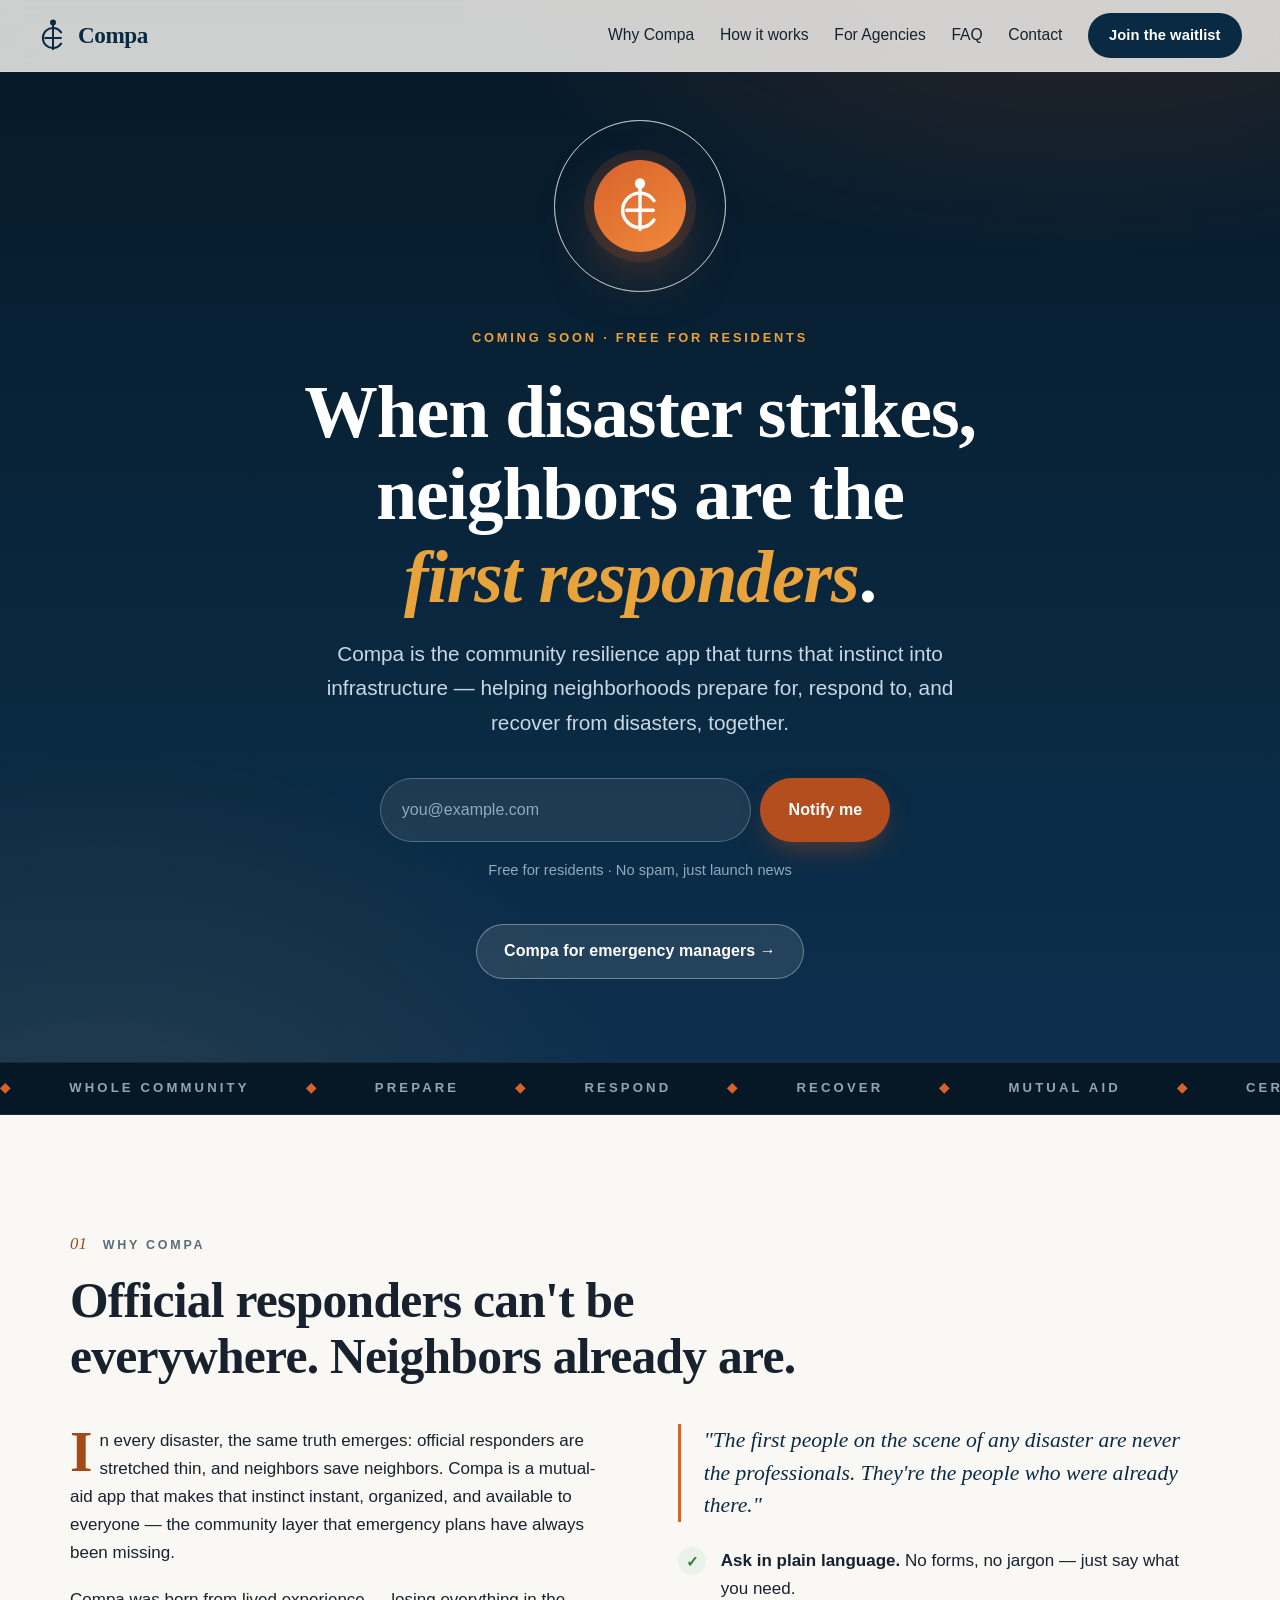
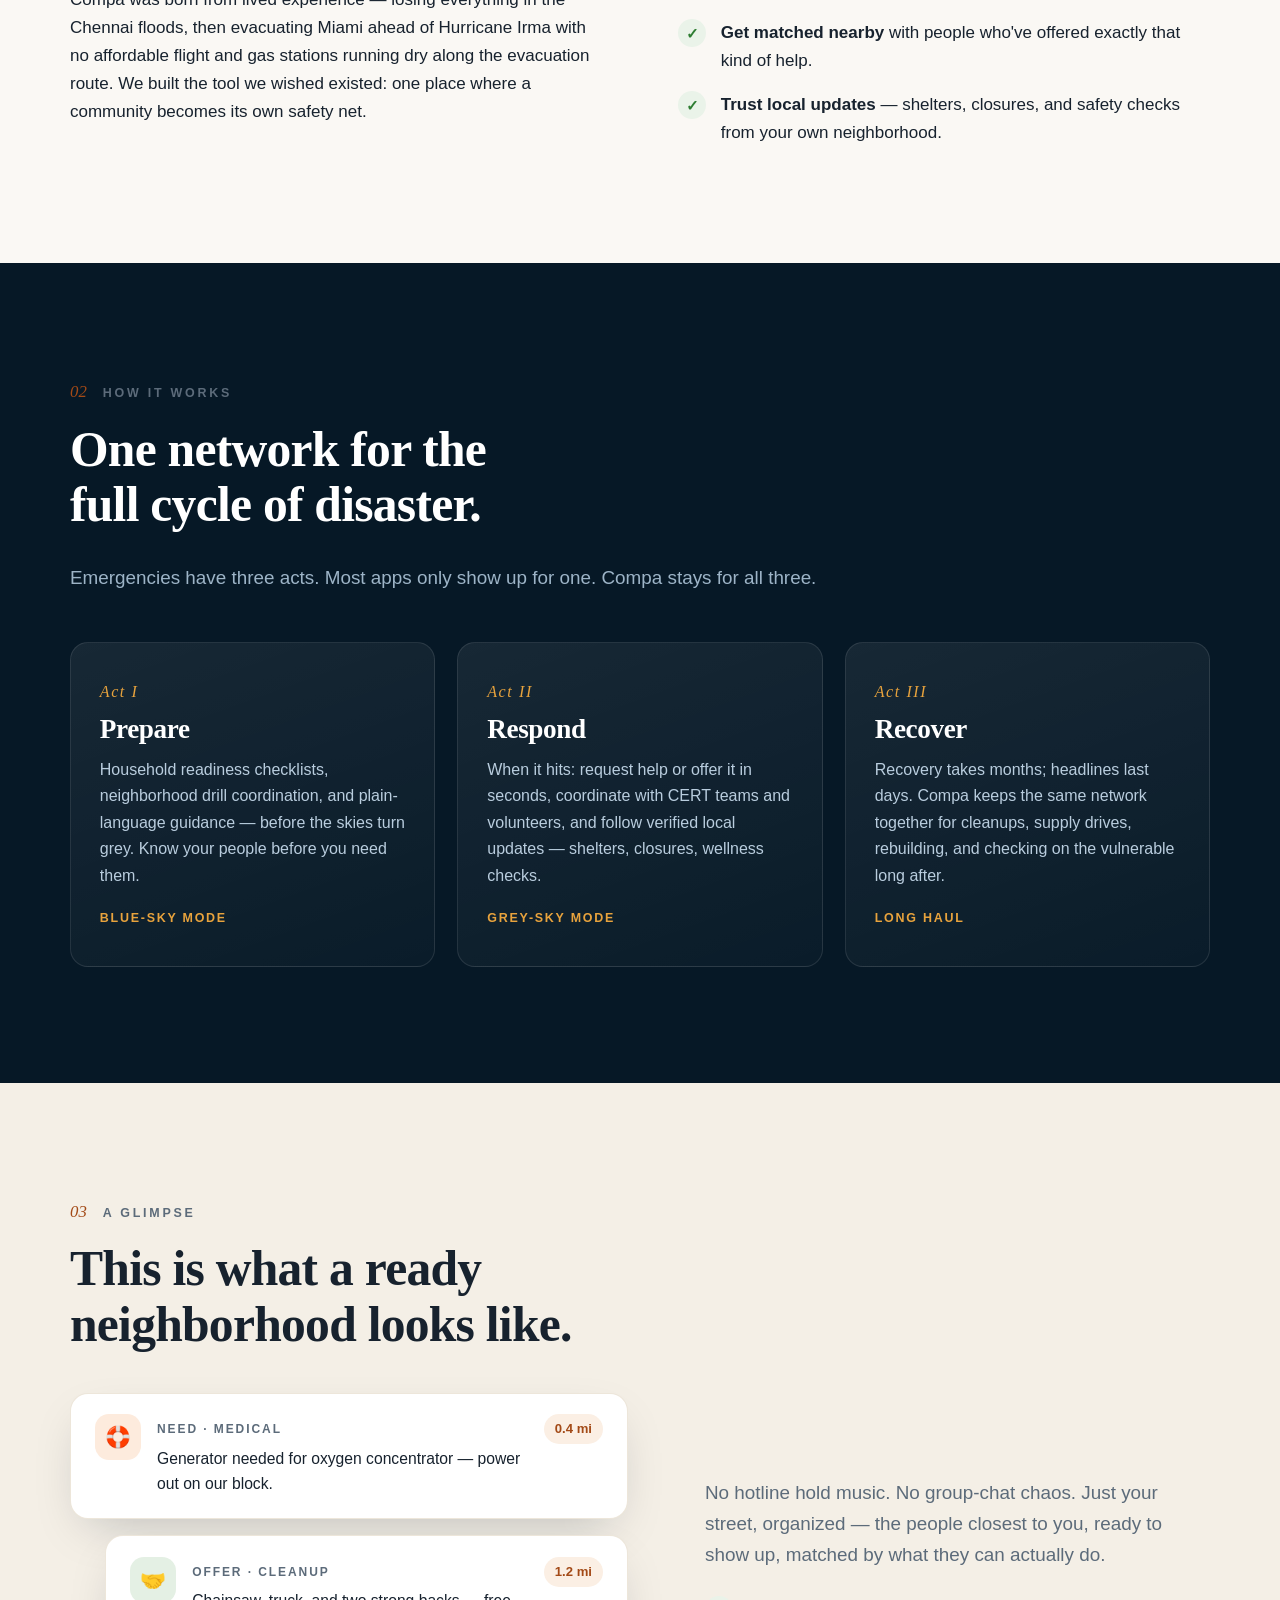
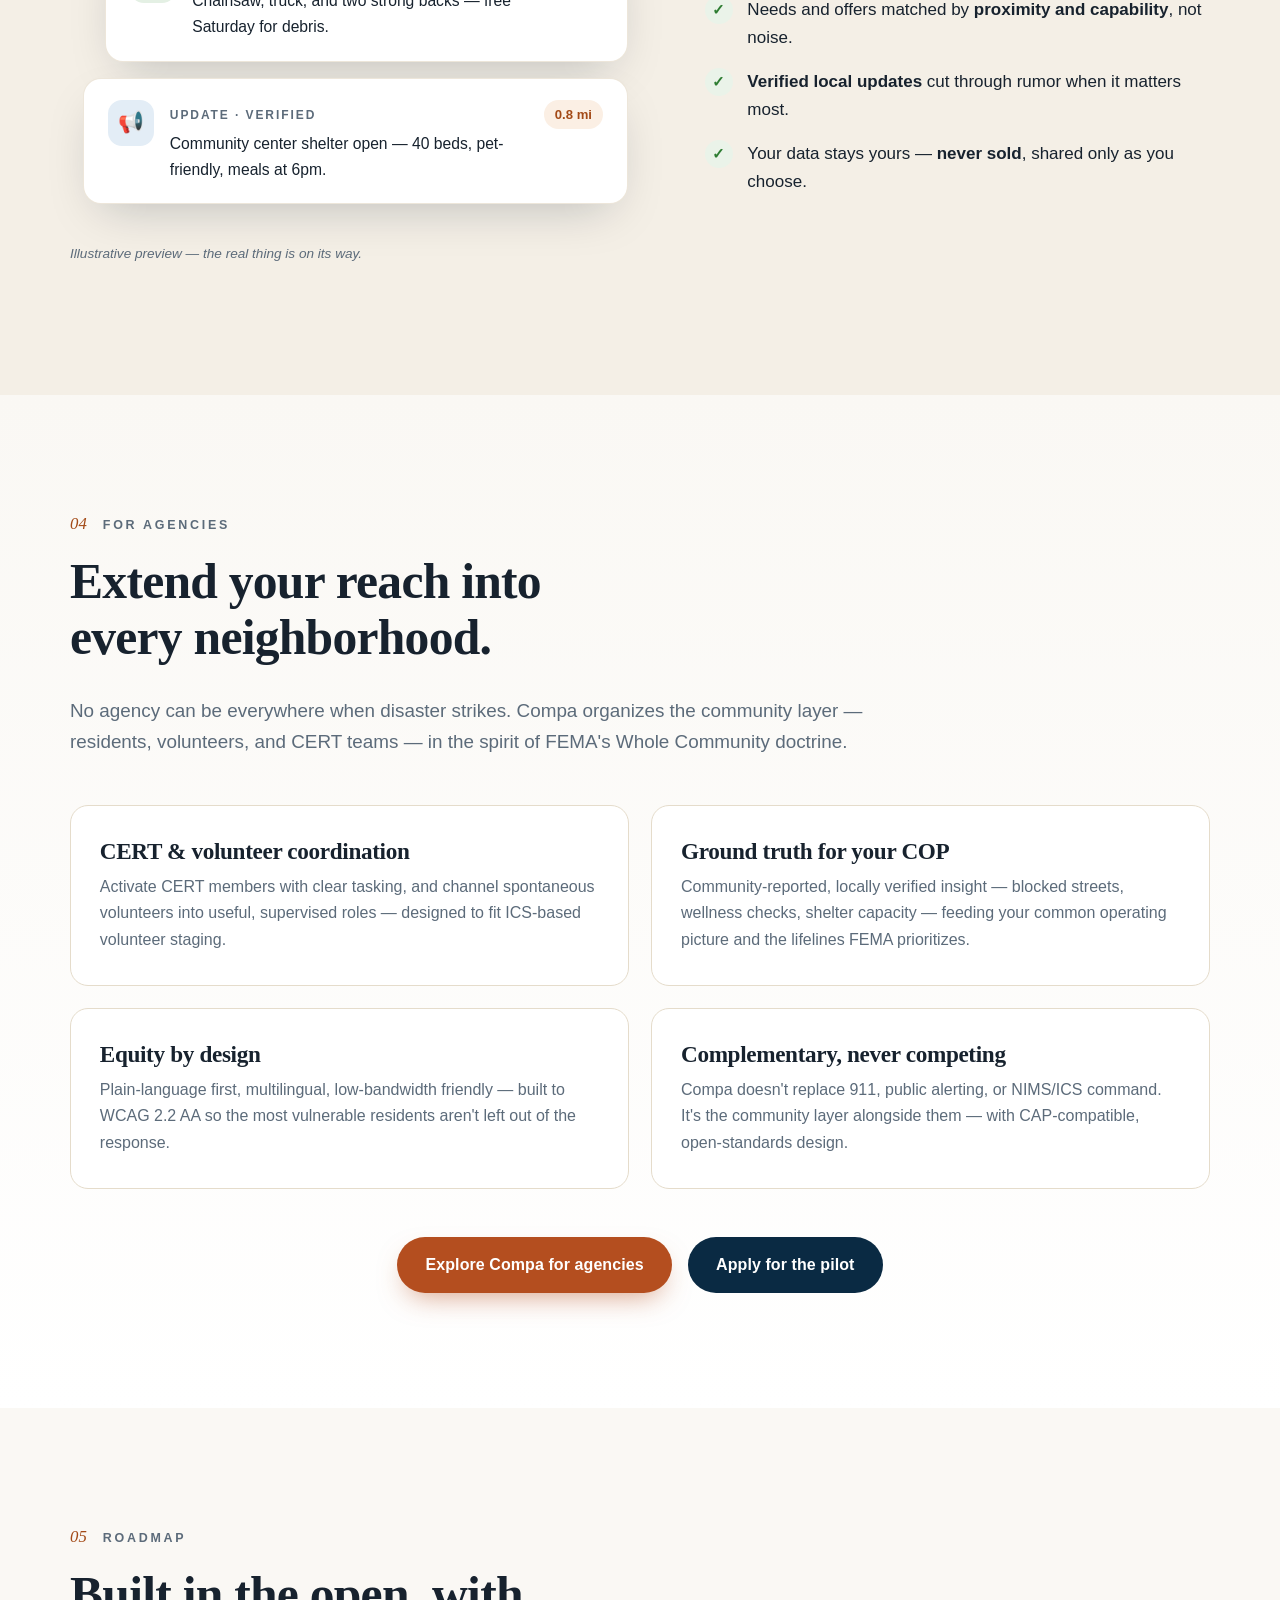
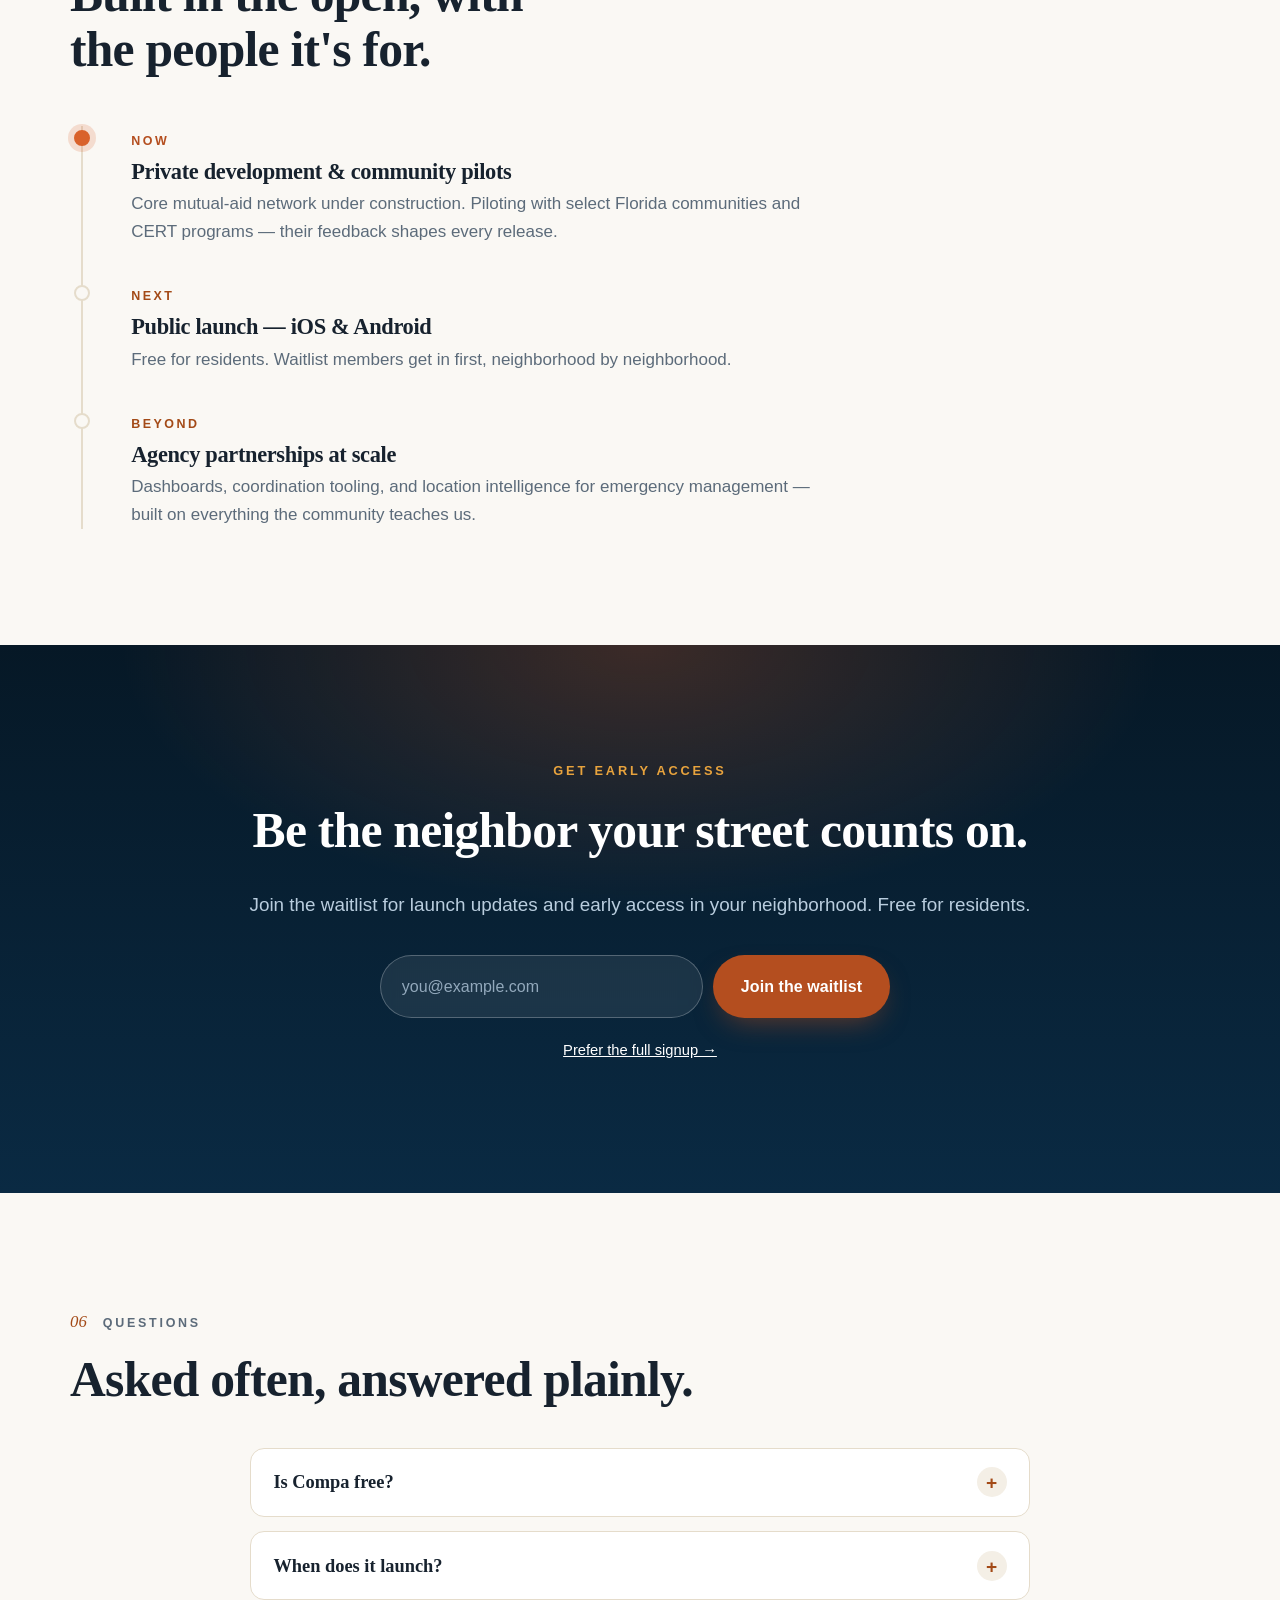
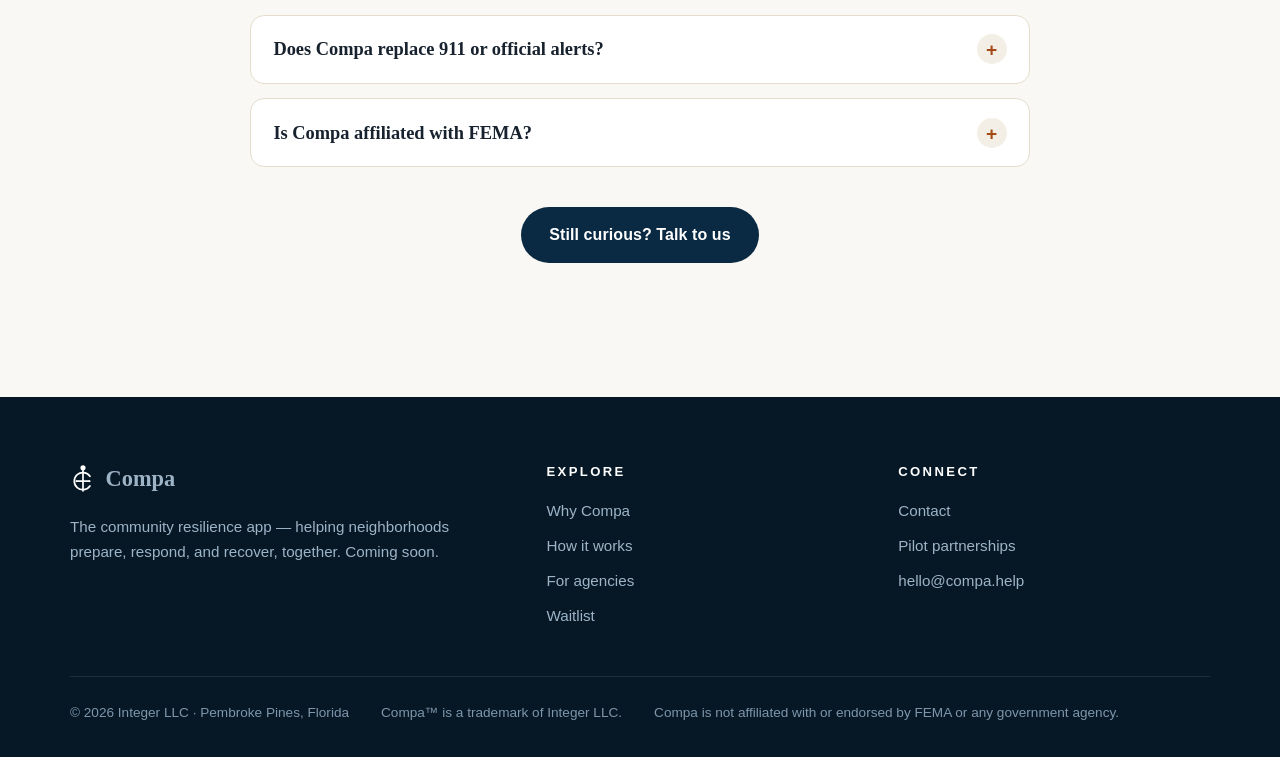
<file: index.html>
<!DOCTYPE html>
<html lang="en">
<head>
  <meta charset="UTF-8">
  <meta name="viewport" content="width=device-width, initial-scale=1.0">
  <title>Compa — Community Resilience App for Disasters | Coming Soon</title>
  <meta name="description" content="Compa is the community resilience app helping neighborhoods prepare for, respond to, and recover from disasters. Join the waitlist — free for residents.">
  <link rel="canonical" href="https://compa.help/">
  <meta name="robots" content="index, follow">
  <meta name="theme-color" content="#0A2A43">
  <meta name="author" content="Integer LLC">

  <meta property="og:type" content="website">
  <meta property="og:site_name" content="Compa">
  <meta property="og:locale" content="en_US">
  <meta property="og:title" content="Compa — When disaster strikes, neighbors are the first responders">
  <meta property="og:description" content="A free community resilience app helping neighborhoods prepare, respond, and recover — together. Coming soon. Join the waitlist.">
  <meta property="og:url" content="https://compa.help/">
  <meta property="og:image" content="https://compa.help/assets/og-image.png">
  <meta property="og:image:alt" content="Compa — community resilience app, coming soon">

  <meta name="twitter:card" content="summary_large_image">
  <meta name="twitter:title" content="Compa — When disaster strikes, neighbors are the first responders">
  <meta name="twitter:description" content="A free community resilience app helping neighborhoods prepare, respond, and recover — together. Coming soon.">
  <meta name="twitter:image" content="https://compa.help/assets/og-image.png">

  <link rel="icon" type="image/svg+xml" href="/favicon.svg">
  <link rel="icon" type="image/png" sizes="48x48" href="/favicon-48x48.png">
  <link rel="icon" type="image/png" sizes="32x32" href="/favicon-32x32.png">
  <link rel="apple-touch-icon" sizes="180x180" href="/apple-touch-icon.png">
  <script>document.documentElement.classList.add("js");</script>
  <link rel="stylesheet" href="/styles.css">
  <script type="application/ld+json">
{
  "@context": "https://schema.org",
  "@graph": [
    {
      "@type": "Organization",
      "@id": "https://compa.help/#organization",
      "name": "Integer LLC",
      "legalName": "Integer LLC",
      "brand": { "@type": "Brand", "name": "Compa" },
      "url": "https://compa.help/",
      "logo": "https://compa.help/assets/logo.svg",
      "description": "Integer LLC builds Compa, a free community resilience app helping neighborhoods prepare for, respond to, and recover from disasters.",
      "address": {
        "@type": "PostalAddress",
        "streetAddress": "11510 SW 15th St",
        "addressLocality": "Pembroke Pines",
        "addressRegion": "FL",
        "postalCode": "33025",
        "addressCountry": "US"
      },
      "contactPoint": {
        "@type": "ContactPoint",
        "contactType": "customer support",
        "email": "hello@compa.help",
        "areaServed": "US"
      }
    },
    {
      "@type": "WebSite",
      "@id": "https://compa.help/#website",
      "url": "https://compa.help/",
      "name": "Compa",
      "description": "Community disaster preparedness and emergency response — coming soon.",
      "publisher": { "@id": "https://compa.help/#organization" },
      "inLanguage": "en-US"
    },
    {
      "@type": "WebPage",
      "@id": "https://compa.help/#webpage",
      "url": "https://compa.help/",
      "name": "Compa — Community Resilience App for Disasters | Coming Soon",
      "isPartOf": { "@id": "https://compa.help/#website" },
      "about": { "@id": "https://compa.help/#organization" },
      "inLanguage": "en-US"
    },
    {
      "@type": "FAQPage",
      "@id": "https://compa.help/#faq",
      "mainEntity": [
        {
          "@type": "Question",
          "name": "Is Compa free?",
          "acceptedAnswer": { "@type": "Answer", "text": "Yes — Compa is free for residents. We're building an optional Pro tier and agency partnerships to sustain it, but the core mutual-aid network will always be free for the people who need it." }
        },
        {
          "@type": "Question",
          "name": "When does Compa launch?",
          "acceptedAnswer": { "@type": "Answer", "text": "We're in private development now, piloting with select communities before public launch. Join the waitlist and you'll be first to know — and first in." }
        },
        {
          "@type": "Question",
          "name": "Does Compa replace 911 or official emergency alerts?",
          "acceptedAnswer": { "@type": "Answer", "text": "No. Compa complements official emergency management — it organizes the community layer alongside 911, public alerting, and agency response. Always call 911 in an emergency." }
        },
        {
          "@type": "Question",
          "name": "Is Compa affiliated with FEMA?",
          "acceptedAnswer": { "@type": "Answer", "text": "No. Compa is an independent product of Integer LLC, inspired by FEMA's Whole Community doctrine. We are not endorsed by, affiliated with, or acting on behalf of FEMA or any government agency." }
        }
      ]
    }
  ]
}
  </script>
</head>
<body>
  <a class="skip-link" href="#main">Skip to content</a>

  <header class="site-header">
    <div class="nav">
      <a class="brand" href="/" aria-label="Compa home">
        <svg width="30" height="35" viewBox="0 0 240 280" aria-hidden="true">
          <g stroke="currentColor" fill="none" stroke-width="16" stroke-linecap="round">
            <path d="M 185,115 A 80,80 0 1,0 185,205"/>
            <line x1="120" y1="35" x2="120" y2="250"/>
            <line x1="60" y1="160" x2="180" y2="160"/>
          </g>
          <circle cx="120" cy="35" r="24" fill="currentColor"/>
          <polygon points="48,160 60,150 72,160 60,170" fill="currentColor"/>
          <polygon points="192,160 180,150 168,160 180,170" fill="currentColor"/>
        </svg>
        Compa
      </a>
      <button class="nav-toggle" aria-expanded="false" aria-controls="nav-links" aria-label="Open menu">☰</button>
      <ul class="nav-links" id="nav-links">
        <li><a href="#why">Why Compa</a></li>
        <li><a href="#how">How it works</a></li>
        <li><a href="/agencies.html">For Agencies</a></li>
        <li><a href="#faq">FAQ</a></li>
        <li><a href="/contact.html">Contact</a></li>
        <li><a class="btn btn-dark btn-sm" href="/waitlist.html">Join the waitlist</a></li>
      </ul>
    </div>
  </header>

  <main id="main">
    <!-- ================= HERO ================= -->
    <section class="hero" aria-labelledby="hero-title">
      <div class="wrap">
        <div class="pulse-stage reveal" aria-hidden="true">
          <span class="pulse-ring"></span>
          <span class="pulse-ring"></span>
          <span class="pulse-ring"></span>
          <span class="mark">
            <svg viewBox="0 0 240 280" aria-hidden="true">
              <g stroke="currentColor" fill="none" stroke-width="16" stroke-linecap="round">
                <path d="M 185,115 A 80,80 0 1,0 185,205"/>
                <line x1="120" y1="35" x2="120" y2="250"/>
                <line x1="60" y1="160" x2="180" y2="160"/>
              </g>
              <circle cx="120" cy="35" r="24" fill="currentColor"/>
              <polygon points="48,160 60,150 72,160 60,170" fill="currentColor"/>
              <polygon points="192,160 180,150 168,160 180,170" fill="currentColor"/>
            </svg>
          </span>
        </div>
        <p class="eyebrow reveal">Coming soon · Free for residents</p>
        <h1 id="hero-title" class="reveal">When disaster strikes, neighbors are the <em>first responders</em>.</h1>
        <p class="lead reveal">Compa is the community resilience app that turns that instinct into infrastructure — helping neighborhoods prepare for, respond to, and recover from disasters, together.</p>
        <form class="hero-form reveal" id="waitlist-form-hero" action="mailto:hello@compa.help?subject=Compa%20waitlist%20signup" method="post" enctype="text/plain">
          <label class="hp" for="hero-email">Email address</label>
          <input type="email" id="hero-email" name="email" placeholder="you@example.com" required autocomplete="email" aria-label="Email address">
          <input class="hp" type="text" name="website" tabindex="-1" autocomplete="off" aria-hidden="true">
          <button class="btn btn-primary" type="submit">Notify me</button>
          <p class="form-status" aria-live="polite"></p>
        </form>
        <p class="hero-note reveal">Free for residents · No spam, just launch news</p>
        <p class="hero-alt reveal"><a class="btn btn-light" href="/agencies.html">Compa for emergency managers →</a></p>
      </div>
    </section>

    <div class="ticker" aria-hidden="true">
      <div class="ticker-track">
        <span><i>◆</i>Whole Community</span><span><i>◆</i>Prepare</span><span><i>◆</i>Respond</span><span><i>◆</i>Recover</span><span><i>◆</i>Mutual Aid</span><span><i>◆</i>CERT</span>
        <span><i>◆</i>Whole Community</span><span><i>◆</i>Prepare</span><span><i>◆</i>Respond</span><span><i>◆</i>Recover</span><span><i>◆</i>Mutual Aid</span><span><i>◆</i>CERT</span>
      </div>
    </div>

    <!-- ================= 01 WHY ================= -->
    <section class="story" id="why" aria-labelledby="why-title">
      <div class="wrap">
        <div class="kicker reveal"><span class="num">01</span><span class="lbl">Why Compa</span></div>
        <h2 class="section-title reveal" id="why-title">Official responders can't be everywhere. Neighbors already are.</h2>
        <div class="story-grid">
          <div class="reveal">
            <p class="dropcap">In every disaster, the same truth emerges: official responders are stretched thin, and neighbors save neighbors. Compa is a mutual-aid app that makes that instinct instant, organized, and available to everyone — the community layer that emergency plans have always been missing.</p>
            <p>Compa was born from lived experience — losing everything in the Chennai floods, then evacuating Miami ahead of Hurricane Irma with no affordable flight and gas stations running dry along the evacuation route. We built the tool we wished existed: one place where a community becomes its own safety net.</p>
          </div>
          <div class="reveal">
            <p class="pull">"The first people on the scene of any disaster are never the professionals. They're the people who were already there."</p>
            <ul class="checklist">
              <li><span class="tick" aria-hidden="true">✓</span><span><strong>Ask in plain language.</strong> No forms, no jargon — just say what you need.</span></li>
              <li><span class="tick" aria-hidden="true">✓</span><span><strong>Get matched nearby</strong> with people who've offered exactly that kind of help.</span></li>
              <li><span class="tick" aria-hidden="true">✓</span><span><strong>Trust local updates</strong> — shelters, closures, and safety checks from your own neighborhood.</span></li>
            </ul>
          </div>
        </div>
      </div>
    </section>

    <!-- ================= 02 HOW ================= -->
    <section class="phases" id="how" aria-labelledby="how-title">
      <div class="wrap">
        <div class="kicker reveal"><span class="num">02</span><span class="lbl">How it works</span></div>
        <h2 class="section-title reveal" id="how-title">One network for the full cycle of disaster.</h2>
        <p class="lede reveal">Emergencies have three acts. Most apps only show up for one. Compa stays for all three.</p>
        <div class="phase-grid">
          <article class="phase reveal">
            <span class="pnum">Act I</span>
            <h3>Prepare</h3>
            <p>Household readiness checklists, neighborhood drill coordination, and plain-language guidance — before the skies turn grey. Know your people before you need them.</p>
            <span class="tag">Blue-sky mode</span>
          </article>
          <article class="phase reveal">
            <span class="pnum">Act II</span>
            <h3>Respond</h3>
            <p>When it hits: request help or offer it in seconds, coordinate with CERT teams and volunteers, and follow verified local updates — shelters, closures, wellness checks.</p>
            <span class="tag">Grey-sky mode</span>
          </article>
          <article class="phase reveal">
            <span class="pnum">Act III</span>
            <h3>Recover</h3>
            <p>Recovery takes months; headlines last days. Compa keeps the same network together for cleanups, supply drives, rebuilding, and checking on the vulnerable long after.</p>
            <span class="tag">Long haul</span>
          </article>
        </div>
      </div>
    </section>

    <!-- ================= 03 PREVIEW ================= -->
    <section class="preview" aria-labelledby="preview-title">
      <div class="wrap">
        <div class="kicker reveal"><span class="num">03</span><span class="lbl">A glimpse</span></div>
        <h2 class="section-title reveal" id="preview-title">This is what a ready neighborhood looks like.</h2>
        <div class="preview-grid">
          <div class="feed reveal" aria-label="Illustrative preview of community activity">
            <div class="feed-card">
              <span class="feed-ic need" aria-hidden="true">🛟</span>
              <div><span class="fk">Need · Medical</span><p>Generator needed for oxygen concentrator — power out on our block.</p></div>
              <span class="dist">0.4 mi</span>
            </div>
            <div class="feed-card">
              <span class="feed-ic offer" aria-hidden="true">🤝</span>
              <div><span class="fk">Offer · Cleanup</span><p>Chainsaw, truck, and two strong backs — free Saturday for debris.</p></div>
              <span class="dist">1.2 mi</span>
            </div>
            <div class="feed-card">
              <span class="feed-ic info" aria-hidden="true">📢</span>
              <div><span class="fk">Update · Verified</span><p>Community center shelter open — 40 beds, pet-friendly, meals at 6pm.</p></div>
              <span class="dist">0.8 mi</span>
            </div>
            <p class="illus-note">Illustrative preview — the real thing is on its way.</p>
          </div>
          <div class="reveal">
            <p class="lede">No hotline hold music. No group-chat chaos. Just your street, organized — the people closest to you, ready to show up, matched by what they can actually do.</p>
            <ul class="checklist">
              <li><span class="tick" aria-hidden="true">✓</span><span>Needs and offers matched by <strong>proximity and capability</strong>, not noise.</span></li>
              <li><span class="tick" aria-hidden="true">✓</span><span><strong>Verified local updates</strong> cut through rumor when it matters most.</span></li>
              <li><span class="tick" aria-hidden="true">✓</span><span>Your data stays yours — <strong>never sold</strong>, shared only as you choose.</span></li>
            </ul>
          </div>
        </div>
      </div>
    </section>

    <!-- ================= 04 AGENCIES ================= -->
    <section class="gov" aria-labelledby="gov-title">
      <div class="wrap">
        <div class="kicker reveal"><span class="num">04</span><span class="lbl">For agencies</span></div>
        <h2 class="section-title reveal" id="gov-title">Extend your reach into every neighborhood.</h2>
        <p class="lede reveal">No agency can be everywhere when disaster strikes. Compa organizes the community layer — residents, volunteers, and CERT teams — in the spirit of FEMA's Whole Community doctrine.</p>
        <div class="gov-grid">
          <article class="gov-card reveal">
            <h3>CERT &amp; volunteer coordination</h3>
            <p>Activate CERT members with clear tasking, and channel spontaneous volunteers into useful, supervised roles — designed to fit ICS-based volunteer staging.</p>
          </article>
          <article class="gov-card reveal">
            <h3>Ground truth for your COP</h3>
            <p>Community-reported, locally verified insight — blocked streets, wellness checks, shelter capacity — feeding your common operating picture and the lifelines FEMA prioritizes.</p>
          </article>
          <article class="gov-card reveal">
            <h3>Equity by design</h3>
            <p>Plain-language first, multilingual, low-bandwidth friendly — built to WCAG 2.2 AA so the most vulnerable residents aren't left out of the response.</p>
          </article>
          <article class="gov-card reveal">
            <h3>Complementary, never competing</h3>
            <p>Compa doesn't replace 911, public alerting, or NIMS/ICS command. It's the community layer alongside them — with CAP-compatible, open-standards design.</p>
          </article>
        </div>
        <div class="gov-cta reveal">
          <a class="btn btn-primary" href="/agencies.html">Explore Compa for agencies</a>
          <a class="btn btn-dark" href="/agencies.html#pilot">Apply for the pilot</a>
        </div>
      </div>
    </section>

    <!-- ================= 05 ROADMAP ================= -->
    <section class="roadmap" aria-labelledby="road-title">
      <div class="wrap">
        <div class="kicker reveal"><span class="num">05</span><span class="lbl">Roadmap</span></div>
        <h2 class="section-title reveal" id="road-title">Built in the open, with the people it's for.</h2>
        <ol class="timeline">
          <li class="now reveal">
            <span class="when">Now</span>
            <h3>Private development &amp; community pilots</h3>
            <p>Core mutual-aid network under construction. Piloting with select Florida communities and CERT programs — their feedback shapes every release.</p>
          </li>
          <li class="reveal">
            <span class="when">Next</span>
            <h3>Public launch — iOS &amp; Android</h3>
            <p>Free for residents. Waitlist members get in first, neighborhood by neighborhood.</p>
          </li>
          <li class="reveal">
            <span class="when">Beyond</span>
            <h3>Agency partnerships at scale</h3>
            <p>Dashboards, coordination tooling, and location intelligence for emergency management — built on everything the community teaches us.</p>
          </li>
        </ol>
      </div>
    </section>

    <!-- ================= 06 WAITLIST ================= -->
    <section class="band" id="waitlist" aria-labelledby="wl-title">
      <div class="wrap">
        <p class="eyebrow reveal">Get early access</p>
        <h2 class="section-title reveal" id="wl-title">Be the neighbor your street counts on.</h2>
        <p class="lede reveal">Join the waitlist for launch updates and early access in your neighborhood. Free for residents.</p>
        <form class="hero-form reveal" id="waitlist-form" action="mailto:hello@compa.help?subject=Compa%20waitlist%20signup" method="post" enctype="text/plain">
          <label class="hp" for="wl-email">Email address</label>
          <input type="email" id="wl-email" name="email" placeholder="you@example.com" required autocomplete="email" aria-label="Email address">
          <input class="hp" type="text" name="website" tabindex="-1" autocomplete="off" aria-hidden="true">
          <button class="btn btn-primary" type="submit">Join the waitlist</button>
          <p class="form-status" aria-live="polite"></p>
        </form>
        <p class="hero-note reveal" style="margin-top:1.2rem;"><a href="/waitlist.html" style="color:#fff;">Prefer the full signup →</a></p>
      </div>
    </section>

    <!-- ================= 07 FAQ ================= -->
    <section id="faq" aria-labelledby="faq-title">
      <div class="wrap">
        <div class="kicker reveal"><span class="num">06</span><span class="lbl">Questions</span></div>
        <h2 class="section-title reveal" id="faq-title">Asked often, answered plainly.</h2>
        <div class="faq">
          <details class="reveal">
            <summary>Is Compa free?</summary>
            <p>Yes — free for residents. An optional Pro tier and agency partnerships will sustain it, but the core mutual-aid network stays free for the people who need it.</p>
          </details>
          <details class="reveal">
            <summary>When does it launch?</summary>
            <p>We're in private development, piloting with select communities before public launch. Join the waitlist — you'll be first to know, and first in.</p>
          </details>
          <details class="reveal">
            <summary>Does Compa replace 911 or official alerts?</summary>
            <p>No. Compa complements official emergency management — the community layer alongside 911, public alerting, and agency response. Always call 911 in an emergency.</p>
          </details>
          <details class="reveal">
            <summary>Is Compa affiliated with FEMA?</summary>
            <p>No. Compa is an independent product of Integer LLC, inspired by FEMA's Whole Community doctrine. We are not endorsed by, affiliated with, or acting on behalf of FEMA or any government agency.</p>
          </details>
        </div>
        <p class="center reveal" style="margin-top:2.5rem;"><a class="btn btn-dark" href="/contact.html">Still curious? Talk to us</a></p>
      </div>
    </section>
  </main>

  <footer class="site-footer">
    <div class="wrap">
      <div class="footer-grid">
        <div>
          <a class="footer-brand" href="/" aria-label="Compa home">
            <svg width="26" height="30" viewBox="0 0 240 280" aria-hidden="true" style="color:#fff">
              <g stroke="currentColor" fill="none" stroke-width="16" stroke-linecap="round">
                <path d="M 185,115 A 80,80 0 1,0 185,205"/>
                <line x1="120" y1="35" x2="120" y2="250"/>
                <line x1="60" y1="160" x2="180" y2="160"/>
              </g>
              <circle cx="120" cy="35" r="24" fill="currentColor"/>
              <polygon points="48,160 60,150 72,160 60,170" fill="currentColor"/>
              <polygon points="192,160 180,150 168,160 180,170" fill="currentColor"/>
            </svg>
            Compa
          </a>
          <p style="max-width:26rem;">The community resilience app — helping neighborhoods prepare, respond, and recover, together. Coming soon.</p>
        </div>
        <div>
          <h4>Explore</h4>
          <ul>
            <li><a href="/#why">Why Compa</a></li>
            <li><a href="/#how">How it works</a></li>
            <li><a href="/agencies.html">For agencies</a></li>
            <li><a href="/waitlist.html">Waitlist</a></li>
          </ul>
        </div>
        <div>
          <h4>Connect</h4>
          <ul>
            <li><a href="/contact.html">Contact</a></li>
            <li><a href="/agencies.html#pilot">Pilot partnerships</a></li>
            <li><a href="mailto:hello@compa.help">hello@compa.help</a></li>
          </ul>
        </div>
      </div>
      <div class="footer-base">
        <span>© <span data-year>2026</span> Integer LLC · Pembroke Pines, Florida</span>
        <span>Compa™ is a trademark of Integer LLC.</span>
        <span>Compa is not affiliated with or endorsed by FEMA or any government agency.</span>
      </div>
    </div>
  </footer>

  <script src="/app.js" defer></script>
</body>
</html>
</file>
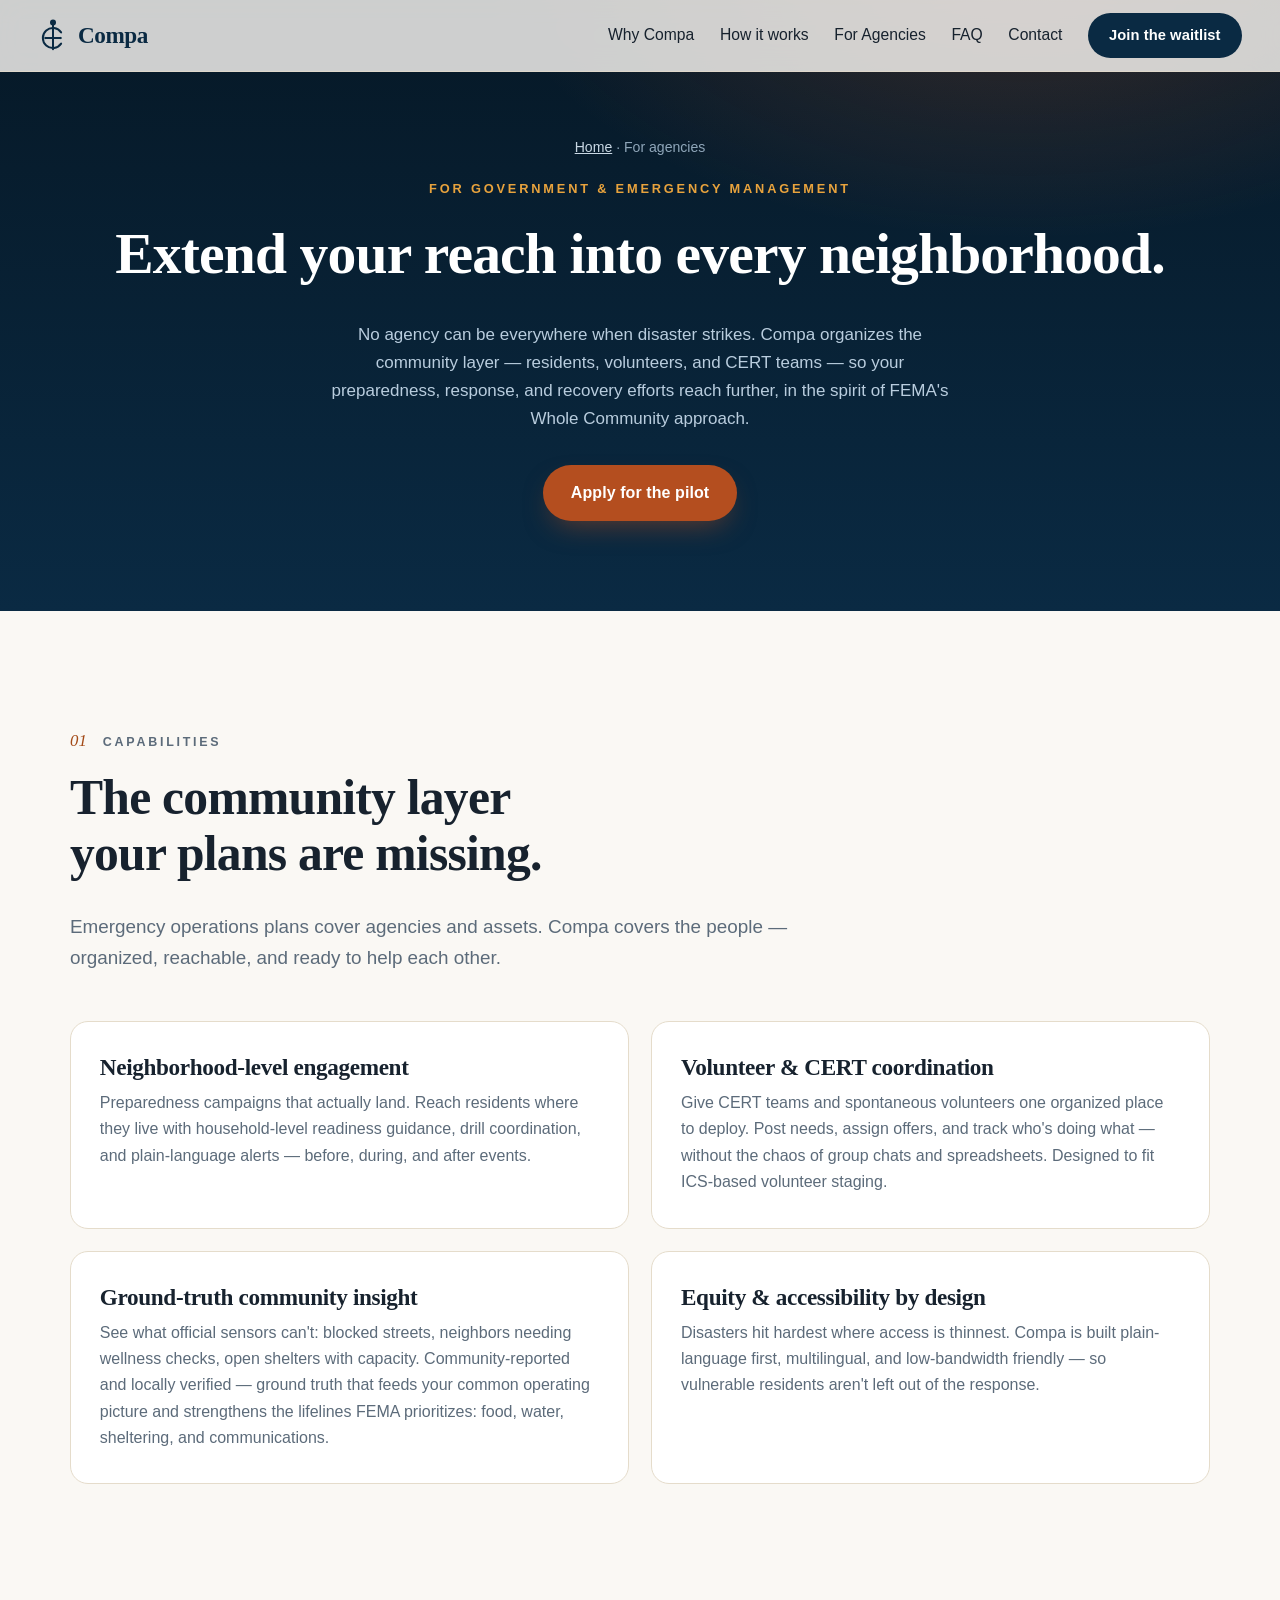
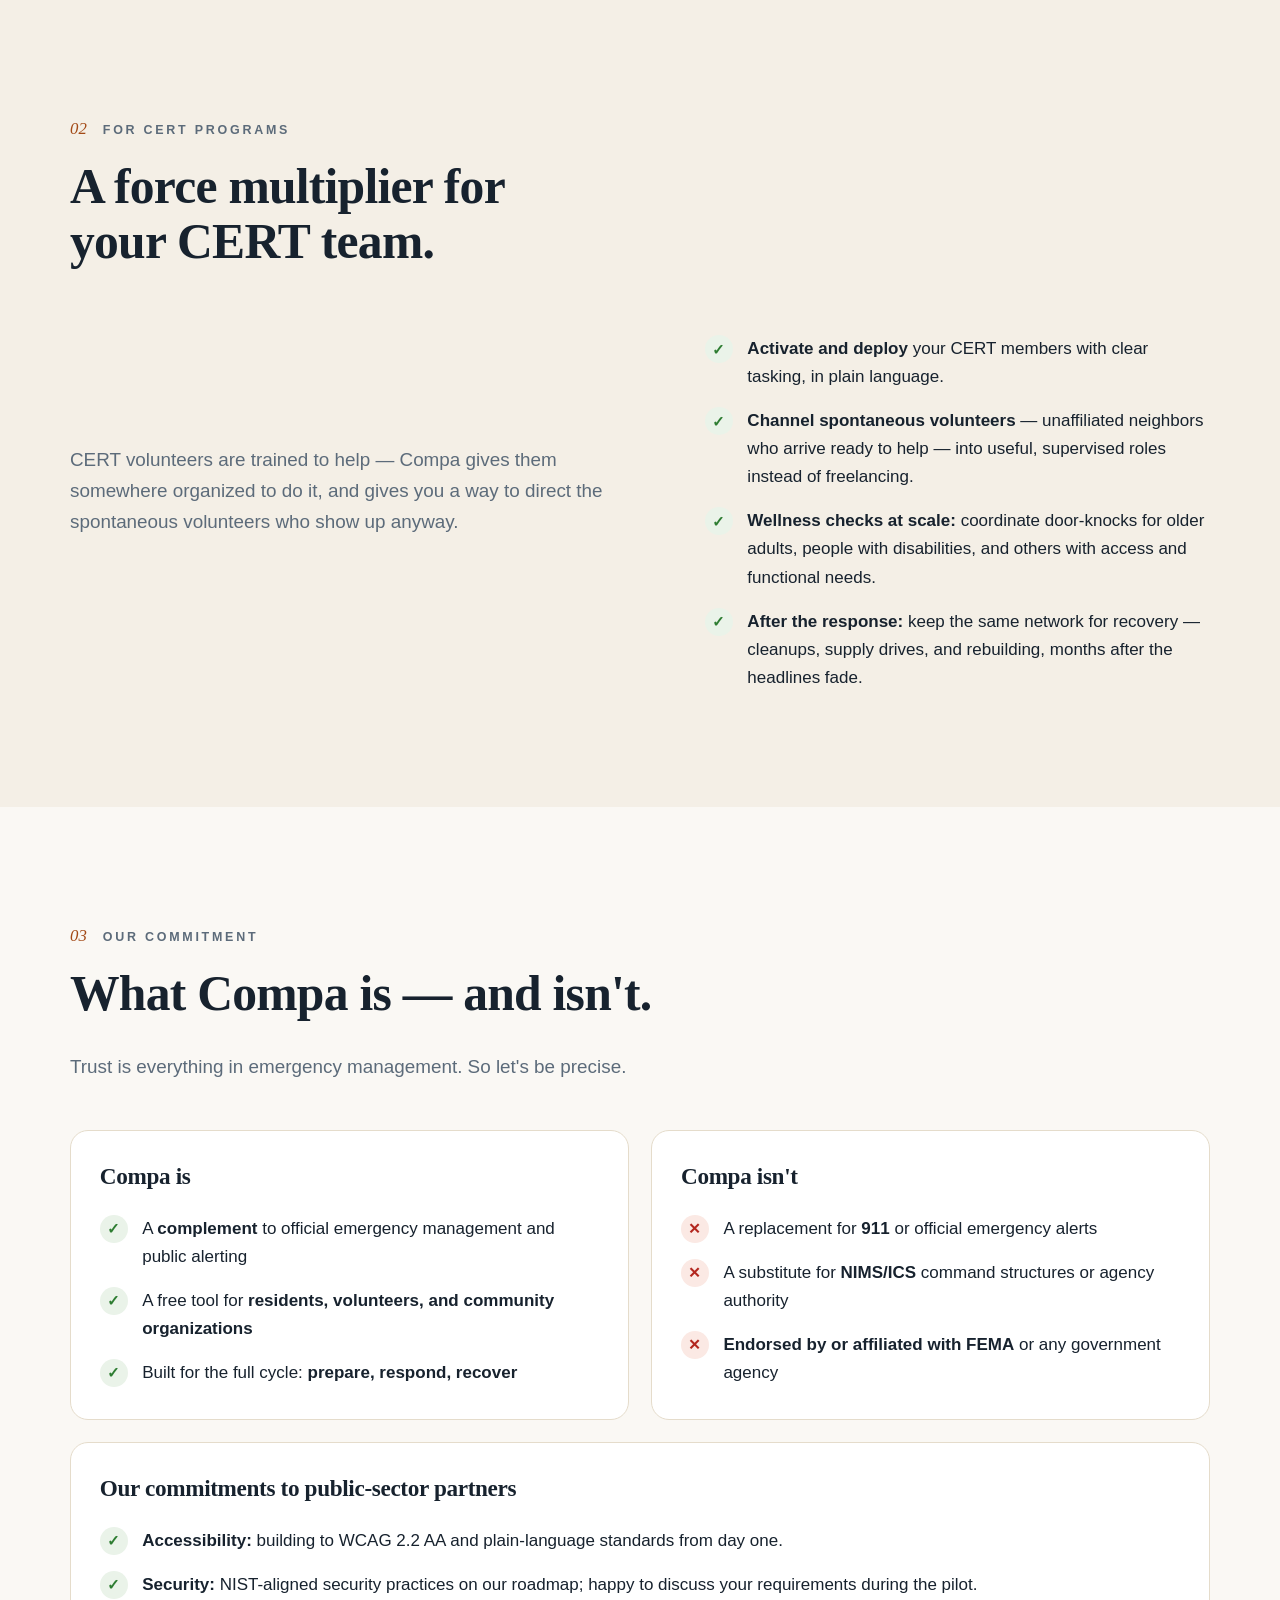
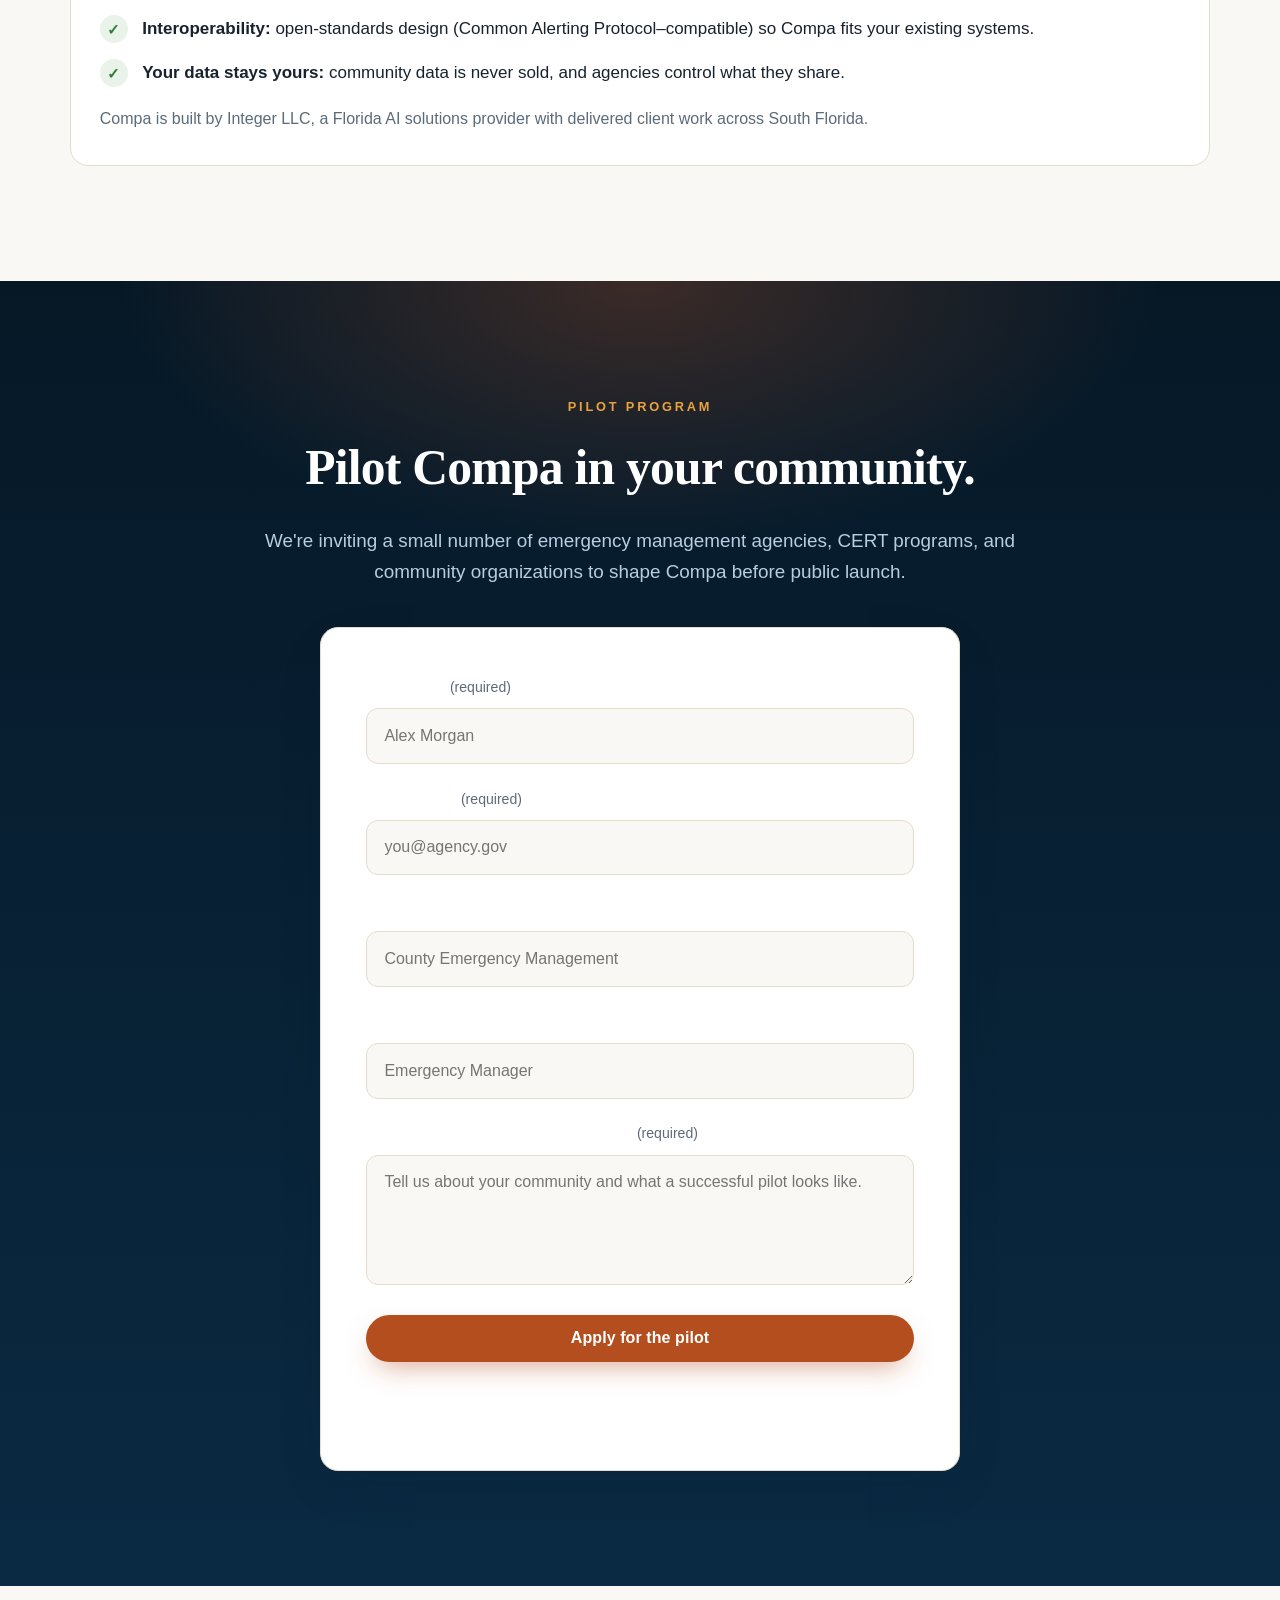
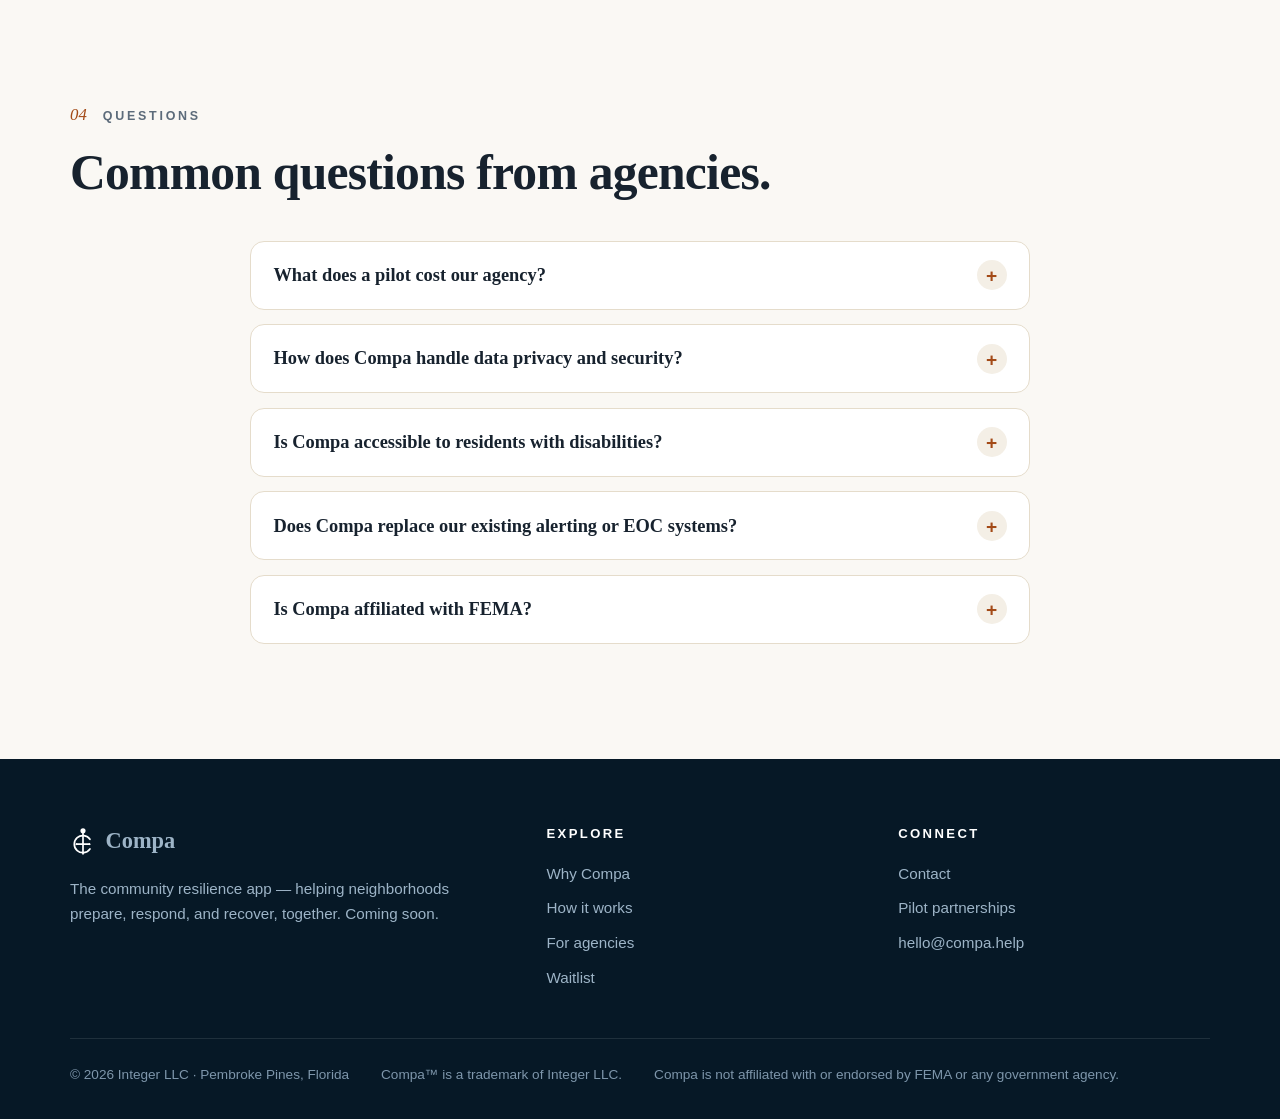
<file: agencies.html>
<!DOCTYPE html>
<html lang="en">
<head>
  <meta charset="UTF-8">
  <meta name="viewport" content="width=device-width, initial-scale=1.0">
  <title>Compa for Emergency Management &amp; CERT Coordination</title>
  <meta name="description" content="Compa helps emergency management agencies engage neighborhoods, coordinate CERT volunteers, and strengthen whole-community resilience. Apply for the pilot program.">
  <link rel="canonical" href="https://compa.help/agencies.html">
  <meta name="robots" content="index, follow">
  <meta name="theme-color" content="#0A2A43">
  <meta name="author" content="Integer LLC">

  <meta property="og:type" content="website">
  <meta property="og:site_name" content="Compa">
  <meta property="og:locale" content="en_US">
  <meta property="og:title" content="Compa for Emergency Management & CERT Coordination">
  <meta property="og:description" content="The community layer for emergency management — CERT coordination, ground-truth insight, and whole-community resilience. Talk to us about a pilot.">
  <meta property="og:url" content="https://compa.help/agencies.html">
  <meta property="og:image" content="https://compa.help/assets/og-image.png">
  <meta property="og:image:alt" content="Compa for emergency management agencies">

  <meta name="twitter:card" content="summary_large_image">
  <meta name="twitter:title" content="Compa for Emergency Management & CERT Coordination">
  <meta name="twitter:description" content="The community layer for emergency management — CERT coordination, ground-truth insight, and whole-community resilience.">
  <meta name="twitter:image" content="https://compa.help/assets/og-image.png">

  <link rel="icon" type="image/svg+xml" href="/favicon.svg">
  <link rel="icon" type="image/png" sizes="48x48" href="/favicon-48x48.png">
  <link rel="icon" type="image/png" sizes="32x32" href="/favicon-32x32.png">
  <link rel="apple-touch-icon" sizes="180x180" href="/apple-touch-icon.png">
  <script>document.documentElement.classList.add("js");</script>
  <link rel="stylesheet" href="/styles.css">
  <script type="application/ld+json">
{
  "@context": "https://schema.org",
  "@graph": [
    {
      "@type": "Organization",
      "@id": "https://compa.help/#organization",
      "name": "Integer LLC",
      "legalName": "Integer LLC",
      "brand": { "@type": "Brand", "name": "Compa" },
      "url": "https://compa.help/",
      "logo": "https://compa.help/assets/logo.svg",
      "description": "Integer LLC builds Compa, a free community resilience app helping neighborhoods prepare for, respond to, and recover from disasters.",
      "address": {
        "@type": "PostalAddress",
        "streetAddress": "11510 SW 15th St",
        "addressLocality": "Pembroke Pines",
        "addressRegion": "FL",
        "postalCode": "33025",
        "addressCountry": "US"
      },
      "contactPoint": {
        "@type": "ContactPoint",
        "contactType": "customer support",
        "email": "hello@compa.help",
        "areaServed": "US"
      }
    },
    {
      "@type": "WebSite",
      "@id": "https://compa.help/#website",
      "url": "https://compa.help/",
      "name": "Compa",
      "publisher": { "@id": "https://compa.help/#organization" },
      "inLanguage": "en-US"
    },
    {
      "@type": "WebPage",
      "@id": "https://compa.help/agencies.html#webpage",
      "url": "https://compa.help/agencies.html",
      "name": "Compa for Emergency Management & CERT Coordination",
      "isPartOf": { "@id": "https://compa.help/#website" },
      "about": { "@id": "https://compa.help/#organization" },
      "inLanguage": "en-US"
    },
    {
      "@type": "FAQPage",
      "@id": "https://compa.help/agencies.html#faq",
      "mainEntity": [
        {
          "@type": "Question",
          "name": "What does a pilot cost our agency?",
          "acceptedAnswer": { "@type": "Answer", "text": "Pilot partnerships are structured collaboratively — our goal is learning, not revenue. We'll discuss a scope that works for both sides before anything begins. Compa is designed to support grant-eligible activities under programs such as EMPG, SHSP, and UASI — confirm eligibility with your State Administrative Agency or FEMA regional office." }
        },
        {
          "@type": "Question",
          "name": "How does Compa handle data privacy and security?",
          "acceptedAnswer": { "@type": "Answer", "text": "Privacy is foundational. Residents control what's shared and with whom, location is used only to connect people with nearby help, and we never sell personal data. Our public privacy policy and security practices will be published before launch, and we're happy to discuss your requirements during the pilot." }
        },
        {
          "@type": "Question",
          "name": "Is Compa accessible to residents with disabilities?",
          "acceptedAnswer": { "@type": "Answer", "text": "Accessibility is a design requirement, not an afterthought. We're building to WCAG 2.2 AA and plain-language standards, with low-bandwidth and multilingual support — because the people most at risk in disasters are often the least served by technology." }
        },
        {
          "@type": "Question",
          "name": "Does Compa replace our existing alerting or EOC systems?",
          "acceptedAnswer": { "@type": "Answer", "text": "No. Compa complements official systems — it organizes the community layer that sits alongside 911, public alerting, and NIMS/ICS structures. It doesn't replace agency authority or command." }
        },
        {
          "@type": "Question",
          "name": "Is Compa affiliated with FEMA?",
          "acceptedAnswer": { "@type": "Answer", "text": "No. Compa is an independent product of Integer LLC. We're inspired by FEMA's Whole Community doctrine, but we are not endorsed by, affiliated with, or acting on behalf of FEMA or any government agency." }
        }
      ]
    }
  ]
}
  </script>
</head>
<body>
  <a class="skip-link" href="#main">Skip to content</a>

  <header class="site-header">
    <div class="nav">
      <a class="brand" href="/" aria-label="Compa home">
        <svg width="30" height="35" viewBox="0 0 240 280" aria-hidden="true">
          <g stroke="currentColor" fill="none" stroke-width="16" stroke-linecap="round">
            <path d="M 185,115 A 80,80 0 1,0 185,205"/>
            <line x1="120" y1="35" x2="120" y2="250"/>
            <line x1="60" y1="160" x2="180" y2="160"/>
          </g>
          <circle cx="120" cy="35" r="24" fill="currentColor"/>
          <polygon points="48,160 60,150 72,160 60,170" fill="currentColor"/>
          <polygon points="192,160 180,150 168,160 180,170" fill="currentColor"/>
        </svg>
        Compa
      </a>
      <button class="nav-toggle" aria-expanded="false" aria-controls="nav-links" aria-label="Open menu">☰</button>
      <ul class="nav-links" id="nav-links">
        <li><a href="/#why">Why Compa</a></li>
        <li><a href="/#how">How it works</a></li>
        <li><a href="/agencies.html" aria-current="page">For Agencies</a></li>
        <li><a href="/#faq">FAQ</a></li>
        <li><a href="/contact.html">Contact</a></li>
        <li><a class="btn btn-dark btn-sm" href="/waitlist.html">Join the waitlist</a></li>
      </ul>
    </div>
  </header>

  <main id="main">
    <div class="page-hero">
      <div class="wrap">
        <p class="crumbs"><a href="/">Home</a> · For agencies</p>
        <p class="eyebrow reveal">For government &amp; emergency management</p>
        <h1 class="reveal">Extend your reach into every neighborhood.</h1>
        <p class="lead reveal">No agency can be everywhere when disaster strikes. Compa organizes the community layer — residents, volunteers, and CERT teams — so your preparedness, response, and recovery efforts reach further, in the spirit of FEMA's Whole Community approach.</p>
        <p class="reveal" style="margin-top:2rem;"><a class="btn btn-primary" href="#pilot">Apply for the pilot</a></p>
      </div>
    </div>

    <section aria-labelledby="cap-title">
      <div class="wrap">
        <div class="kicker reveal"><span class="num">01</span><span class="lbl">Capabilities</span></div>
        <h2 class="section-title reveal" id="cap-title">The community layer your plans are missing.</h2>
        <p class="lede reveal">Emergency operations plans cover agencies and assets. Compa covers the people — organized, reachable, and ready to help each other.</p>
        <div class="gov-grid">
          <article class="gov-card reveal">
            <h3>Neighborhood-level engagement</h3>
            <p>Preparedness campaigns that actually land. Reach residents where they live with household-level readiness guidance, drill coordination, and plain-language alerts — before, during, and after events.</p>
          </article>
          <article class="gov-card reveal">
            <h3>Volunteer &amp; CERT coordination</h3>
            <p>Give CERT teams and spontaneous volunteers one organized place to deploy. Post needs, assign offers, and track who's doing what — without the chaos of group chats and spreadsheets. Designed to fit ICS-based volunteer staging.</p>
          </article>
          <article class="gov-card reveal">
            <h3>Ground-truth community insight</h3>
            <p>See what official sensors can't: blocked streets, neighbors needing wellness checks, open shelters with capacity. Community-reported and locally verified — ground truth that feeds your common operating picture and strengthens the lifelines FEMA prioritizes: food, water, sheltering, and communications.</p>
          </article>
          <article class="gov-card reveal">
            <h3>Equity &amp; accessibility by design</h3>
            <p>Disasters hit hardest where access is thinnest. Compa is built plain-language first, multilingual, and low-bandwidth friendly — so vulnerable residents aren't left out of the response.</p>
          </article>
        </div>
      </div>
    </section>

    <section class="preview" aria-labelledby="cert-title" style="padding-top:clamp(4.5rem,9vw,7.5rem);">
      <div class="wrap">
        <div class="kicker reveal"><span class="num">02</span><span class="lbl">For CERT programs</span></div>
        <h2 class="section-title reveal" id="cert-title">A force multiplier for your CERT team.</h2>
        <div class="preview-grid">
          <div class="reveal">
            <p class="lede">CERT volunteers are trained to help — Compa gives them somewhere organized to do it, and gives you a way to direct the spontaneous volunteers who show up anyway.</p>
          </div>
          <div class="reveal">
            <ul class="checklist">
              <li><span class="tick" aria-hidden="true">✓</span><span><strong>Activate and deploy</strong> your CERT members with clear tasking, in plain language.</span></li>
              <li><span class="tick" aria-hidden="true">✓</span><span><strong>Channel spontaneous volunteers</strong> — unaffiliated neighbors who arrive ready to help — into useful, supervised roles instead of freelancing.</span></li>
              <li><span class="tick" aria-hidden="true">✓</span><span><strong>Wellness checks at scale:</strong> coordinate door-knocks for older adults, people with disabilities, and others with access and functional needs.</span></li>
              <li><span class="tick" aria-hidden="true">✓</span><span><strong>After the response:</strong> keep the same network for recovery — cleanups, supply drives, and rebuilding, months after the headlines fade.</span></li>
            </ul>
          </div>
        </div>
      </div>
    </section>

    <section aria-labelledby="honest-title">
      <div class="wrap">
        <div class="kicker reveal"><span class="num">03</span><span class="lbl">Our commitment</span></div>
        <h2 class="section-title reveal" id="honest-title">What Compa is — and isn't.</h2>
        <p class="lede reveal">Trust is everything in emergency management. So let's be precise.</p>
        <div class="gov-grid">
          <article class="gov-card reveal">
            <h3>Compa is</h3>
            <ul class="checklist">
              <li><span class="tick" aria-hidden="true">✓</span><span>A <strong>complement</strong> to official emergency management and public alerting</span></li>
              <li><span class="tick" aria-hidden="true">✓</span><span>A free tool for <strong>residents, volunteers, and community organizations</strong></span></li>
              <li><span class="tick" aria-hidden="true">✓</span><span>Built for the full cycle: <strong>prepare, respond, recover</strong></span></li>
            </ul>
          </article>
          <article class="gov-card reveal">
            <h3>Compa isn't</h3>
            <ul class="checklist">
              <li><span class="tick" aria-hidden="true" style="background:#FBE9E4;color:#B3261E;">✕</span><span>A replacement for <strong>911</strong> or official emergency alerts</span></li>
              <li><span class="tick" aria-hidden="true" style="background:#FBE9E4;color:#B3261E;">✕</span><span>A substitute for <strong>NIMS/ICS</strong> command structures or agency authority</span></li>
              <li><span class="tick" aria-hidden="true" style="background:#FBE9E4;color:#B3261E;">✕</span><span><strong>Endorsed by or affiliated with FEMA</strong> or any government agency</span></li>
            </ul>
          </article>
        </div>
        <div class="gov-card reveal" style="margin-top:1.4rem;">
          <h3>Our commitments to public-sector partners</h3>
          <ul class="checklist">
            <li><span class="tick" aria-hidden="true">✓</span><span><strong>Accessibility:</strong> building to WCAG 2.2 AA and plain-language standards from day one.</span></li>
            <li><span class="tick" aria-hidden="true">✓</span><span><strong>Security:</strong> NIST-aligned security practices on our roadmap; happy to discuss your requirements during the pilot.</span></li>
            <li><span class="tick" aria-hidden="true">✓</span><span><strong>Interoperability:</strong> open-standards design (Common Alerting Protocol–compatible) so Compa fits your existing systems.</span></li>
            <li><span class="tick" aria-hidden="true">✓</span><span><strong>Your data stays yours:</strong> community data is never sold, and agencies control what they share.</span></li>
          </ul>
          <p style="margin:1.2rem 0 0; color:var(--muted);">Compa is built by Integer LLC, a Florida AI solutions provider with delivered client work across South Florida.</p>
        </div>
      </div>
    </section>

    <section class="band" id="pilot" aria-labelledby="pilot-title" style="border-radius:0;">
      <div class="wrap">
        <p class="eyebrow reveal">Pilot program</p>
        <h2 class="section-title reveal" id="pilot-title">Pilot Compa in your community.</h2>
        <p class="lede reveal">We're inviting a small number of emergency management agencies, CERT programs, and community organizations to shape Compa before public launch.</p>
        <form class="form-card reveal" id="pilot-form" action="mailto:hello@compa.help?subject=Compa%20pilot%20application" method="post" enctype="text/plain" style="text-align:left;">
          <div class="field">
            <label for="p-name">Full name <span class="hint">(required)</span></label>
            <input type="text" id="p-name" name="name" required autocomplete="name" placeholder="Alex Morgan">
          </div>
          <div class="field">
            <label for="p-email">Work email <span class="hint">(required)</span></label>
            <input type="email" id="p-email" name="email" required autocomplete="email" placeholder="you@agency.gov">
          </div>
          <div class="field">
            <label for="p-agency">Agency / organization</label>
            <input type="text" id="p-agency" name="agency" autocomplete="organization" placeholder="County Emergency Management">
          </div>
          <div class="field">
            <label for="p-role">Your role</label>
            <input type="text" id="p-role" name="role" placeholder="Emergency Manager">
          </div>
          <div class="field">
            <label for="p-msg">What are you hoping to achieve? <span class="hint">(required)</span></label>
            <textarea id="p-msg" name="message" required placeholder="Tell us about your community and what a successful pilot looks like."></textarea>
          </div>
          <input class="hp" type="text" name="website" tabindex="-1" autocomplete="off" aria-hidden="true">
          <button class="btn btn-primary" type="submit" style="width:100%;">Apply for the pilot</button>
          <p class="form-status" aria-live="polite"></p>
        </form>
      </div>
    </section>

    <section aria-labelledby="afaq-title">
      <div class="wrap">
        <div class="kicker reveal"><span class="num">04</span><span class="lbl">Questions</span></div>
        <h2 class="section-title reveal" id="afaq-title">Common questions from agencies.</h2>
        <div class="faq">
          <details class="reveal">
            <summary>What does a pilot cost our agency?</summary>
            <p>Pilot partnerships are structured collaboratively — our goal is learning, not revenue. We'll discuss a scope that works for both sides before anything begins. Compa is designed to support grant-eligible activities under programs such as EMPG, SHSP, and UASI — confirm eligibility with your State Administrative Agency or FEMA regional office.</p>
          </details>
          <details class="reveal">
            <summary>How does Compa handle data privacy and security?</summary>
            <p>Privacy is foundational. Residents control what's shared and with whom, location is used only to connect people with nearby help, and we never sell personal data. Our public privacy policy and security practices will be published before launch, and we're happy to discuss your requirements during the pilot.</p>
          </details>
          <details class="reveal">
            <summary>Is Compa accessible to residents with disabilities?</summary>
            <p>Accessibility is a design requirement, not an afterthought. We're building to WCAG 2.2 AA and plain-language standards, with low-bandwidth and multilingual support — because the people most at risk in disasters are often the least served by technology.</p>
          </details>
          <details class="reveal">
            <summary>Does Compa replace our existing alerting or EOC systems?</summary>
            <p>No. Compa complements official systems — it organizes the community layer that sits alongside 911, public alerting, and NIMS/ICS structures. It doesn't replace agency authority or command.</p>
          </details>
          <details class="reveal">
            <summary>Is Compa affiliated with FEMA?</summary>
            <p>No. Compa is an independent product of Integer LLC. We're inspired by FEMA's Whole Community doctrine, but we are not endorsed by, affiliated with, or acting on behalf of FEMA or any government agency.</p>
          </details>
        </div>
      </div>
    </section>
  </main>

  <footer class="site-footer">
    <div class="wrap">
      <div class="footer-grid">
        <div>
          <a class="footer-brand" href="/" aria-label="Compa home">
            <svg width="26" height="30" viewBox="0 0 240 280" aria-hidden="true" style="color:#fff">
              <g stroke="currentColor" fill="none" stroke-width="16" stroke-linecap="round">
                <path d="M 185,115 A 80,80 0 1,0 185,205"/>
                <line x1="120" y1="35" x2="120" y2="250"/>
                <line x1="60" y1="160" x2="180" y2="160"/>
              </g>
              <circle cx="120" cy="35" r="24" fill="currentColor"/>
              <polygon points="48,160 60,150 72,160 60,170" fill="currentColor"/>
              <polygon points="192,160 180,150 168,160 180,170" fill="currentColor"/>
            </svg>
            Compa
          </a>
          <p style="max-width:26rem;">The community resilience app — helping neighborhoods prepare, respond, and recover, together. Coming soon.</p>
        </div>
        <div>
          <h4>Explore</h4>
          <ul>
            <li><a href="/#why">Why Compa</a></li>
            <li><a href="/#how">How it works</a></li>
            <li><a href="/agencies.html">For agencies</a></li>
            <li><a href="/waitlist.html">Waitlist</a></li>
          </ul>
        </div>
        <div>
          <h4>Connect</h4>
          <ul>
            <li><a href="/contact.html">Contact</a></li>
            <li><a href="/agencies.html#pilot">Pilot partnerships</a></li>
            <li><a href="mailto:hello@compa.help">hello@compa.help</a></li>
          </ul>
        </div>
      </div>
      <div class="footer-base">
        <span>© <span data-year>2026</span> Integer LLC · Pembroke Pines, Florida</span>
        <span>Compa™ is a trademark of Integer LLC.</span>
        <span>Compa is not affiliated with or endorsed by FEMA or any government agency.</span>
      </div>
    </div>
  </footer>

  <script src="/app.js" defer></script>
</body>
</html>
</file>
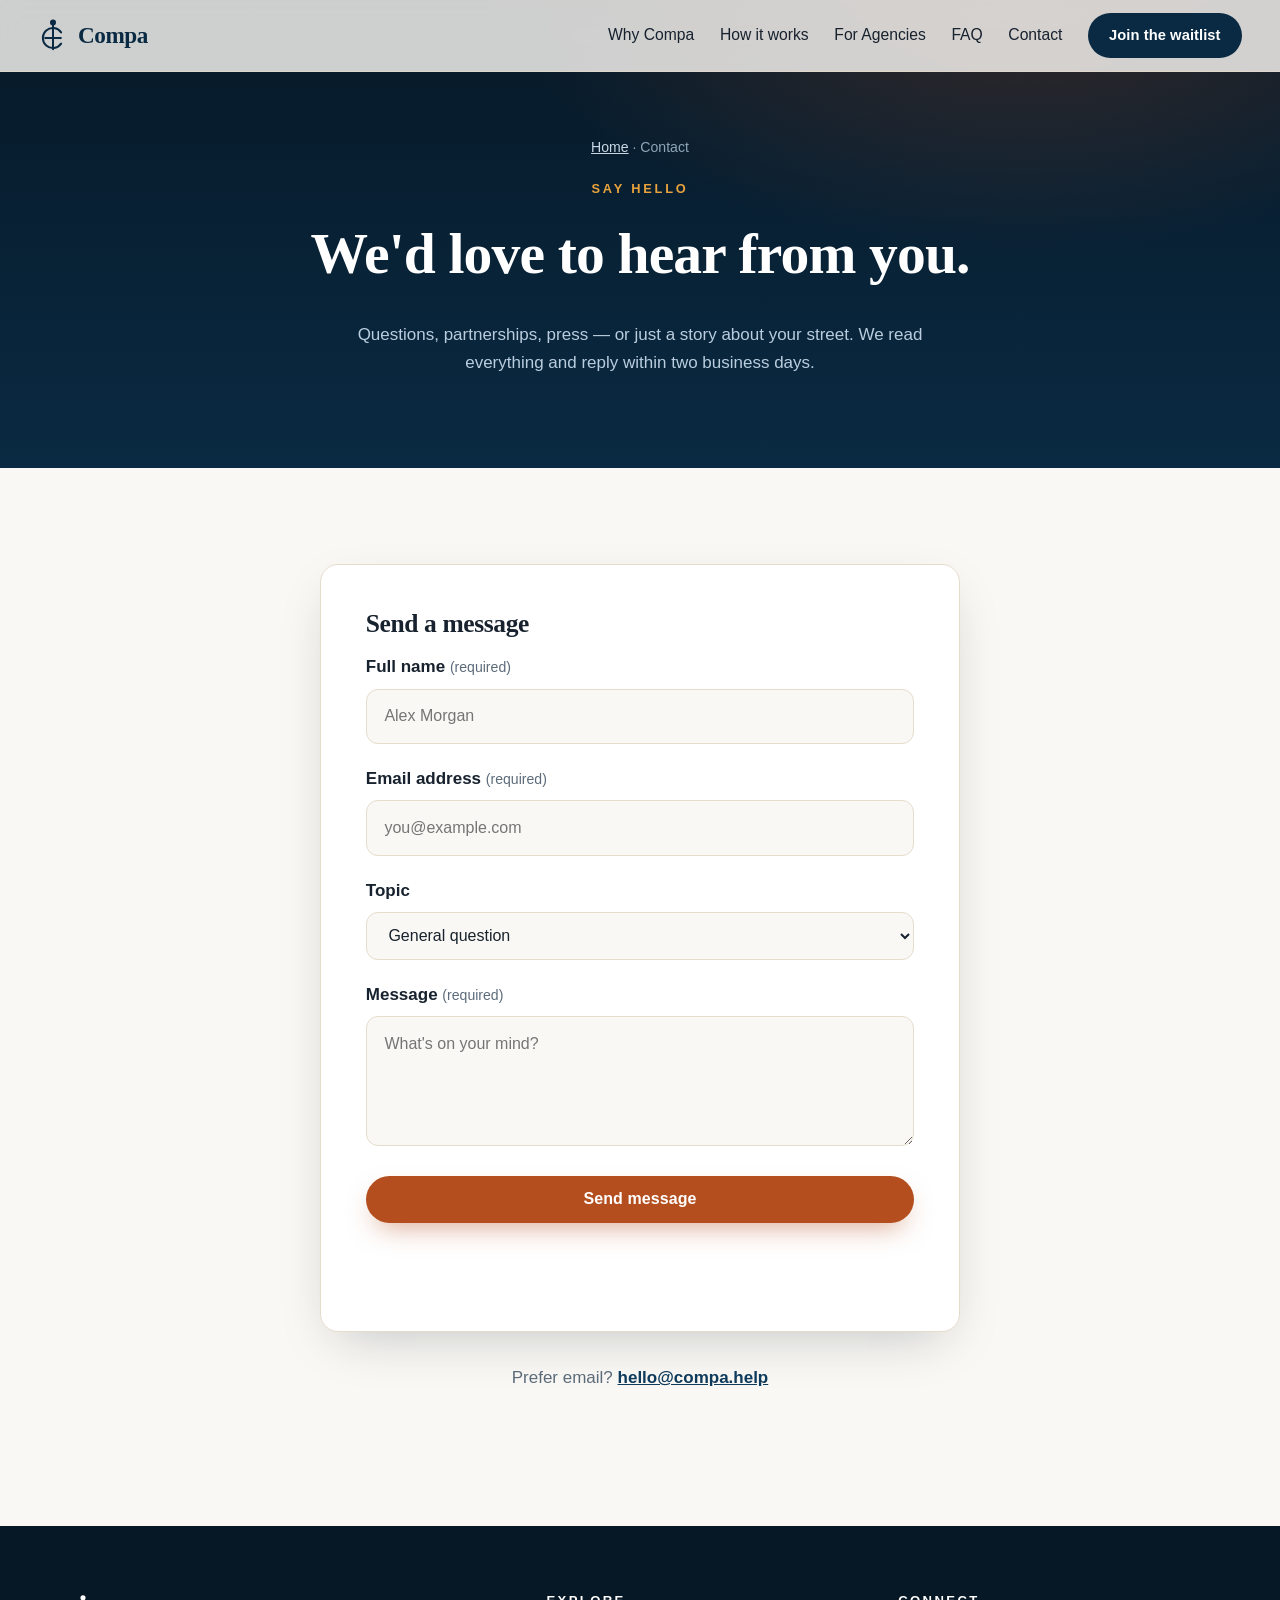
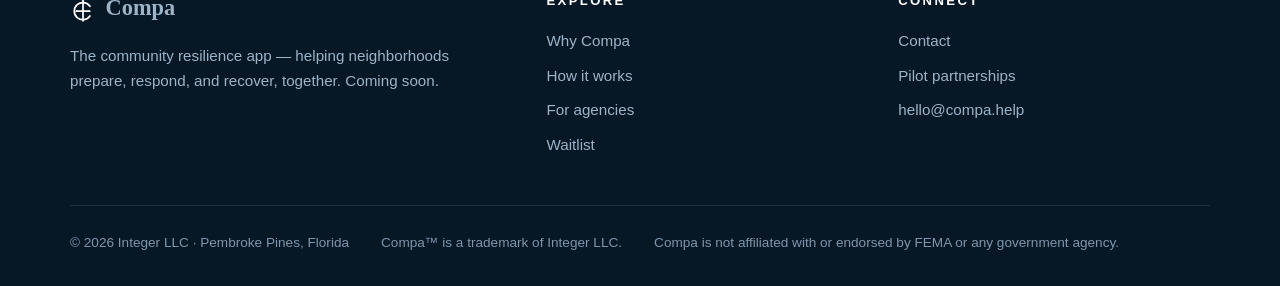
<file: contact.html>
<!DOCTYPE html>
<html lang="en">
<head>
  <meta charset="UTF-8">
  <meta name="viewport" content="width=device-width, initial-scale=1.0">
  <title>Contact Compa — Say Hello</title>
  <meta name="description" content="Contact the Compa team — questions, partnerships, press, or just to say hello. We reply within two business days.">
  <link rel="canonical" href="https://compa.help/contact.html">
  <meta name="robots" content="index, follow">
  <meta name="theme-color" content="#0A2A43">
  <meta name="author" content="Integer LLC">

  <meta property="og:type" content="website">
  <meta property="og:site_name" content="Compa">
  <meta property="og:locale" content="en_US">
  <meta property="og:title" content="Contact Compa — Say Hello">
  <meta property="og:description" content="Questions, partnerships, press — or just to say hello. We'd love to hear from you.">
  <meta property="og:url" content="https://compa.help/contact.html">
  <meta property="og:image" content="https://compa.help/assets/og-image.png">
  <meta property="og:image:alt" content="Contact Compa">

  <meta name="twitter:card" content="summary_large_image">
  <meta name="twitter:title" content="Contact Compa — Say Hello">
  <meta name="twitter:description" content="Questions, partnerships, press — or just to say hello. We'd love to hear from you.">
  <meta name="twitter:image" content="https://compa.help/assets/og-image.png">

  <link rel="icon" type="image/svg+xml" href="/favicon.svg">
  <link rel="icon" type="image/png" sizes="48x48" href="/favicon-48x48.png">
  <link rel="icon" type="image/png" sizes="32x32" href="/favicon-32x32.png">
  <link rel="apple-touch-icon" sizes="180x180" href="/apple-touch-icon.png">
  <script>document.documentElement.classList.add("js");</script>
  <link rel="stylesheet" href="/styles.css">
  <script type="application/ld+json">
{
  "@context": "https://schema.org",
  "@graph": [
    {
      "@type": "Organization",
      "@id": "https://compa.help/#organization",
      "name": "Integer LLC",
      "legalName": "Integer LLC",
      "brand": { "@type": "Brand", "name": "Compa" },
      "url": "https://compa.help/",
      "logo": "https://compa.help/assets/logo.svg",
      "contactPoint": {
        "@type": "ContactPoint",
        "contactType": "customer support",
        "email": "hello@compa.help",
        "areaServed": "US"
      }
    },
    {
      "@type": "WebSite",
      "@id": "https://compa.help/#website",
      "url": "https://compa.help/",
      "name": "Compa",
      "publisher": { "@id": "https://compa.help/#organization" },
      "inLanguage": "en-US"
    },
    {
      "@type": "WebPage",
      "@id": "https://compa.help/contact.html#webpage",
      "url": "https://compa.help/contact.html",
      "name": "Contact Compa — Say Hello",
      "isPartOf": { "@id": "https://compa.help/#website" },
      "inLanguage": "en-US"
    }
  ]
}
  </script>
</head>
<body>
  <a class="skip-link" href="#main">Skip to content</a>

  <header class="site-header">
    <div class="nav">
      <a class="brand" href="/" aria-label="Compa home">
        <svg width="30" height="35" viewBox="0 0 240 280" aria-hidden="true">
          <g stroke="currentColor" fill="none" stroke-width="16" stroke-linecap="round">
            <path d="M 185,115 A 80,80 0 1,0 185,205"/>
            <line x1="120" y1="35" x2="120" y2="250"/>
            <line x1="60" y1="160" x2="180" y2="160"/>
          </g>
          <circle cx="120" cy="35" r="24" fill="currentColor"/>
          <polygon points="48,160 60,150 72,160 60,170" fill="currentColor"/>
          <polygon points="192,160 180,150 168,160 180,170" fill="currentColor"/>
        </svg>
        Compa
      </a>
      <button class="nav-toggle" aria-expanded="false" aria-controls="nav-links" aria-label="Open menu">☰</button>
      <ul class="nav-links" id="nav-links">
        <li><a href="/#why">Why Compa</a></li>
        <li><a href="/#how">How it works</a></li>
        <li><a href="/agencies.html">For Agencies</a></li>
        <li><a href="/#faq">FAQ</a></li>
        <li><a href="/contact.html" aria-current="page">Contact</a></li>
        <li><a class="btn btn-dark btn-sm" href="/waitlist.html">Join the waitlist</a></li>
      </ul>
    </div>
  </header>

  <main id="main">
    <div class="page-hero">
      <div class="wrap">
        <p class="crumbs"><a href="/">Home</a> · Contact</p>
        <p class="eyebrow reveal">Say hello</p>
        <h1 class="reveal">We'd love to hear from you.</h1>
        <p class="lead reveal">Questions, partnerships, press — or just a story about your street. We read everything and reply within two business days.</p>
      </div>
    </div>

    <section aria-labelledby="c-form-title" style="padding-top:3.5rem;">
      <div class="wrap">
        <form class="form-card reveal" id="contact-form" action="mailto:hello@compa.help?subject=Compa%20contact%20message" method="post" enctype="text/plain">
          <h2 id="c-form-title" style="margin-top:0;">Send a message</h2>
          <div class="field">
            <label for="c-name">Full name <span class="hint">(required)</span></label>
            <input type="text" id="c-name" name="name" required autocomplete="name" placeholder="Alex Morgan">
          </div>
          <div class="field">
            <label for="c-email">Email address <span class="hint">(required)</span></label>
            <input type="email" id="c-email" name="email" required autocomplete="email" placeholder="you@example.com">
          </div>
          <div class="field">
            <label for="c-topic">Topic</label>
            <select id="c-topic" name="topic">
              <option value="general">General question</option>
              <option value="pilot">Pilot / agency partnership</option>
              <option value="cert">CERT / volunteer program</option>
              <option value="press">Press / media</option>
              <option value="other">Something else</option>
            </select>
          </div>
          <div class="field">
            <label for="c-msg">Message <span class="hint">(required)</span></label>
            <textarea id="c-msg" name="message" required placeholder="What's on your mind?"></textarea>
          </div>
          <input class="hp" type="text" name="website" tabindex="-1" autocomplete="off" aria-hidden="true">
          <button class="btn btn-primary" type="submit" style="width:100%;">Send message</button>
          <p class="form-status" aria-live="polite"></p>
        </form>
        <p class="center reveal" style="margin-top:2rem; color:var(--muted);">Prefer email? <a href="mailto:hello@compa.help"><strong>hello@compa.help</strong></a></p>
      </div>
    </section>
  </main>

  <footer class="site-footer">
    <div class="wrap">
      <div class="footer-grid">
        <div>
          <a class="footer-brand" href="/" aria-label="Compa home">
            <svg width="26" height="30" viewBox="0 0 240 280" aria-hidden="true" style="color:#fff">
              <g stroke="currentColor" fill="none" stroke-width="16" stroke-linecap="round">
                <path d="M 185,115 A 80,80 0 1,0 185,205"/>
                <line x1="120" y1="35" x2="120" y2="250"/>
                <line x1="60" y1="160" x2="180" y2="160"/>
              </g>
              <circle cx="120" cy="35" r="24" fill="currentColor"/>
              <polygon points="48,160 60,150 72,160 60,170" fill="currentColor"/>
              <polygon points="192,160 180,150 168,160 180,170" fill="currentColor"/>
            </svg>
            Compa
          </a>
          <p style="max-width:26rem;">The community resilience app — helping neighborhoods prepare, respond, and recover, together. Coming soon.</p>
        </div>
        <div>
          <h4>Explore</h4>
          <ul>
            <li><a href="/#why">Why Compa</a></li>
            <li><a href="/#how">How it works</a></li>
            <li><a href="/agencies.html">For agencies</a></li>
            <li><a href="/waitlist.html">Waitlist</a></li>
          </ul>
        </div>
        <div>
          <h4>Connect</h4>
          <ul>
            <li><a href="/contact.html">Contact</a></li>
            <li><a href="/agencies.html#pilot">Pilot partnerships</a></li>
            <li><a href="mailto:hello@compa.help">hello@compa.help</a></li>
          </ul>
        </div>
      </div>
      <div class="footer-base">
        <span>© <span data-year>2026</span> Integer LLC · Pembroke Pines, Florida</span>
        <span>Compa™ is a trademark of Integer LLC.</span>
        <span>Compa is not affiliated with or endorsed by FEMA or any government agency.</span>
      </div>
    </div>
  </footer>

  <script src="/app.js" defer></script>
</body>
</html>
</file>
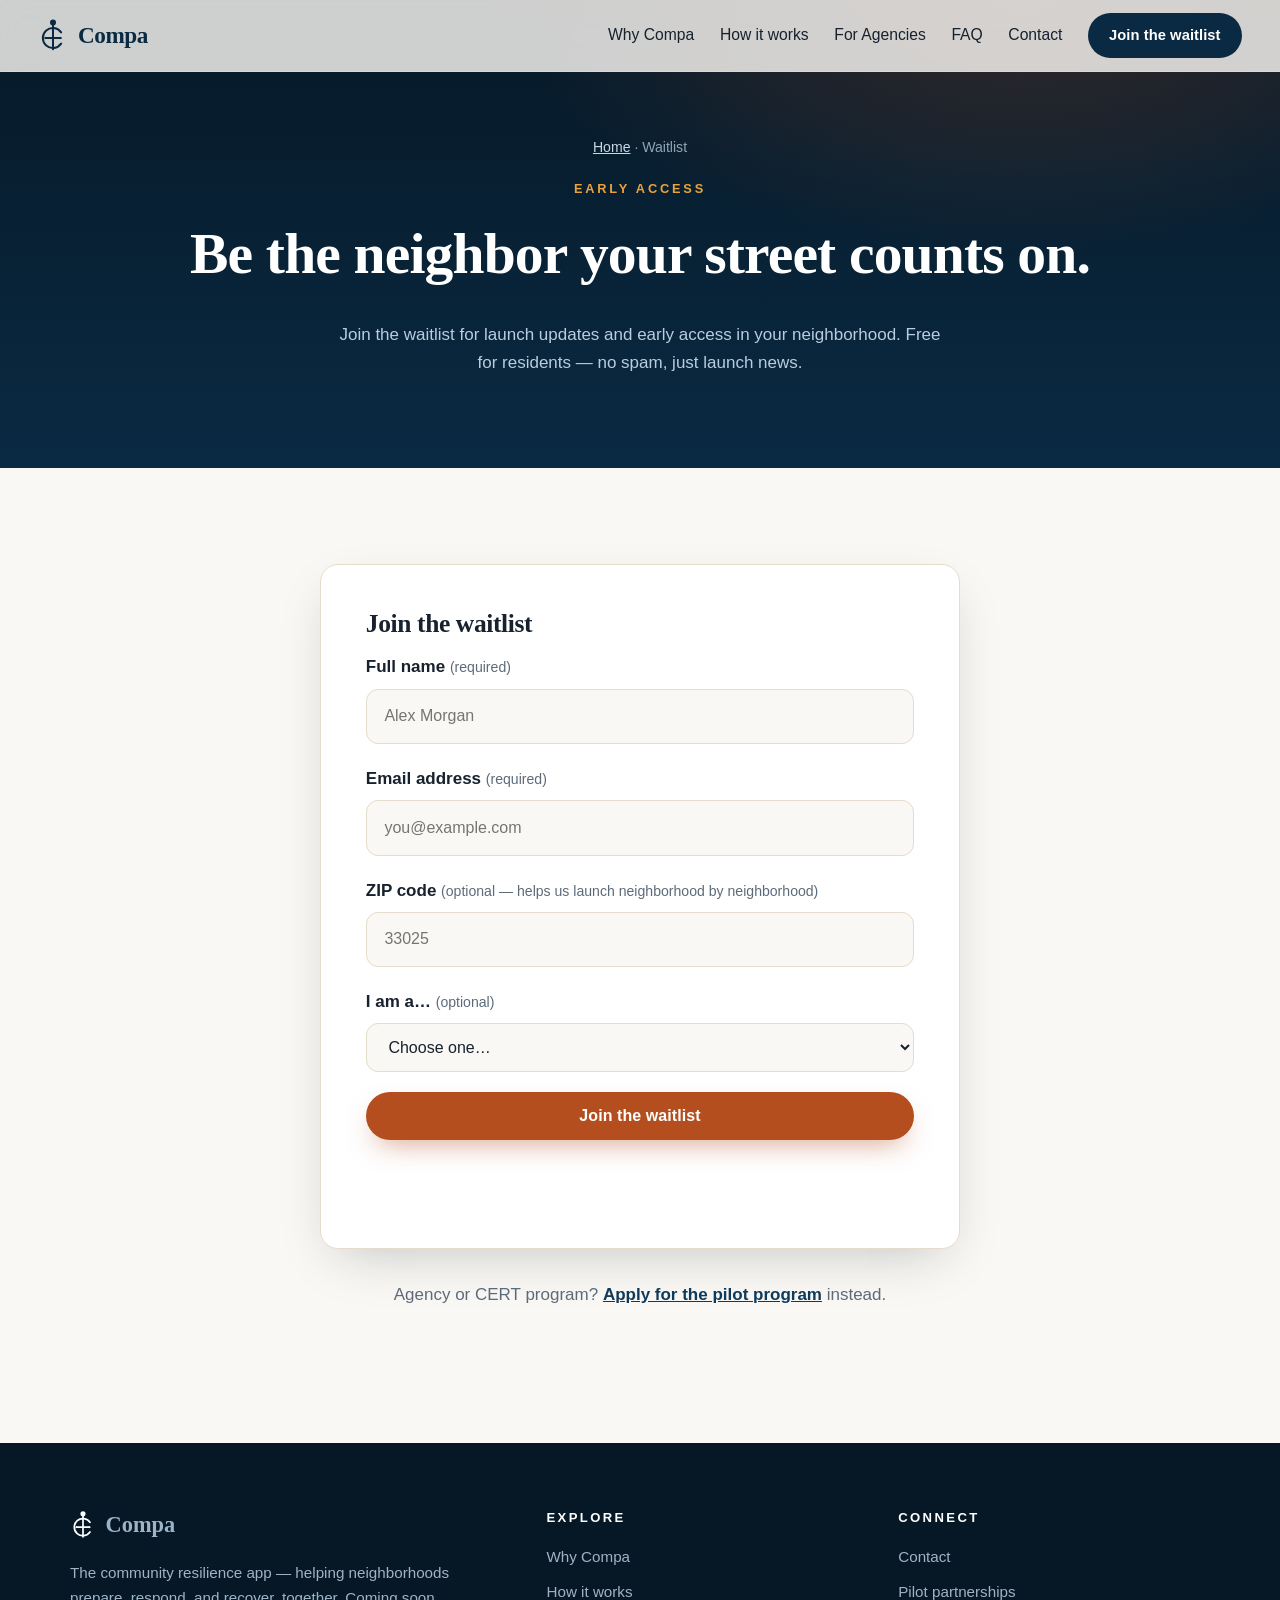
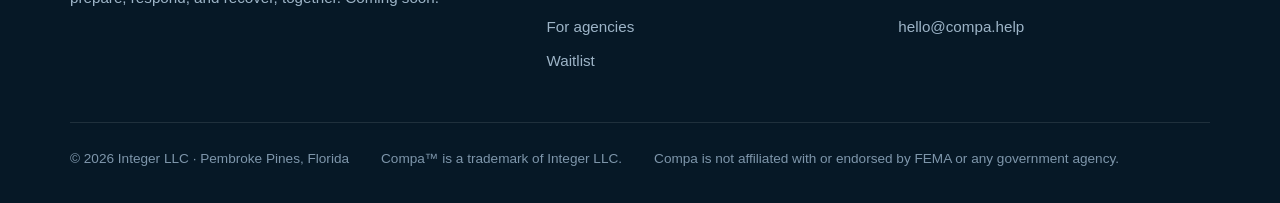
<file: waitlist.html>
<!DOCTYPE html>
<html lang="en">
<head>
  <meta charset="UTF-8">
  <meta name="viewport" content="width=device-width, initial-scale=1.0">
  <title>Join the Compa Waitlist — Early Access</title>
  <meta name="description" content="Join the Compa waitlist for early access to the community resilience app. Free for residents — be first in your neighborhood.">
  <link rel="canonical" href="https://compa.help/waitlist.html">
  <meta name="robots" content="index, follow">
  <meta name="theme-color" content="#0A2A43">
  <meta name="author" content="Integer LLC">

  <meta property="og:type" content="website">
  <meta property="og:site_name" content="Compa">
  <meta property="og:locale" content="en_US">
  <meta property="og:title" content="Join the Compa Waitlist — Early Access">
  <meta property="og:description" content="Be first in your neighborhood. Join the waitlist for Compa — the free community resilience app. Coming soon.">
  <meta property="og:url" content="https://compa.help/waitlist.html">
  <meta property="og:image" content="https://compa.help/assets/og-image.png">
  <meta property="og:image:alt" content="Join the Compa waitlist">

  <meta name="twitter:card" content="summary_large_image">
  <meta name="twitter:title" content="Join the Compa Waitlist — Early Access">
  <meta name="twitter:description" content="Be first in your neighborhood. Join the waitlist for Compa — the free community resilience app.">
  <meta name="twitter:image" content="https://compa.help/assets/og-image.png">

  <link rel="icon" type="image/svg+xml" href="/favicon.svg">
  <link rel="icon" type="image/png" sizes="48x48" href="/favicon-48x48.png">
  <link rel="icon" type="image/png" sizes="32x32" href="/favicon-32x32.png">
  <link rel="apple-touch-icon" sizes="180x180" href="/apple-touch-icon.png">
  <script>document.documentElement.classList.add("js");</script>
  <link rel="stylesheet" href="/styles.css">
  <script type="application/ld+json">
{
  "@context": "https://schema.org",
  "@graph": [
    {
      "@type": "Organization",
      "@id": "https://compa.help/#organization",
      "name": "Integer LLC",
      "legalName": "Integer LLC",
      "brand": { "@type": "Brand", "name": "Compa" },
      "url": "https://compa.help/",
      "logo": "https://compa.help/assets/logo.svg",
      "contactPoint": {
        "@type": "ContactPoint",
        "contactType": "customer support",
        "email": "hello@compa.help",
        "areaServed": "US"
      }
    },
    {
      "@type": "WebSite",
      "@id": "https://compa.help/#website",
      "url": "https://compa.help/",
      "name": "Compa",
      "publisher": { "@id": "https://compa.help/#organization" },
      "inLanguage": "en-US"
    },
    {
      "@type": "WebPage",
      "@id": "https://compa.help/waitlist.html#webpage",
      "url": "https://compa.help/waitlist.html",
      "name": "Join the Compa Waitlist — Early Access",
      "isPartOf": { "@id": "https://compa.help/#website" },
      "inLanguage": "en-US"
    },
    {
      "@type": "SoftwareApplication",
      "@id": "https://compa.help/waitlist.html#app",
      "name": "Compa",
      "applicationCategory": "UtilitiesApplication",
      "applicationSubCategory": "Disaster Preparedness",
      "operatingSystem": ["iOS", "Android", "Web"],
      "description": "Community-driven disaster preparedness and emergency response app. Launching soon — join the waitlist.",
      "author": { "@id": "https://compa.help/#organization" },
      "offers": { "@type": "Offer", "price": "0", "priceCurrency": "USD" }
    }
  ]
}
  </script>
</head>
<body>
  <a class="skip-link" href="#main">Skip to content</a>

  <header class="site-header">
    <div class="nav">
      <a class="brand" href="/" aria-label="Compa home">
        <svg width="30" height="35" viewBox="0 0 240 280" aria-hidden="true">
          <g stroke="currentColor" fill="none" stroke-width="16" stroke-linecap="round">
            <path d="M 185,115 A 80,80 0 1,0 185,205"/>
            <line x1="120" y1="35" x2="120" y2="250"/>
            <line x1="60" y1="160" x2="180" y2="160"/>
          </g>
          <circle cx="120" cy="35" r="24" fill="currentColor"/>
          <polygon points="48,160 60,150 72,160 60,170" fill="currentColor"/>
          <polygon points="192,160 180,150 168,160 180,170" fill="currentColor"/>
        </svg>
        Compa
      </a>
      <button class="nav-toggle" aria-expanded="false" aria-controls="nav-links" aria-label="Open menu">☰</button>
      <ul class="nav-links" id="nav-links">
        <li><a href="/#why">Why Compa</a></li>
        <li><a href="/#how">How it works</a></li>
        <li><a href="/agencies.html">For Agencies</a></li>
        <li><a href="/#faq">FAQ</a></li>
        <li><a href="/contact.html">Contact</a></li>
        <li><a class="btn btn-dark btn-sm" href="/waitlist.html" aria-current="page">Join the waitlist</a></li>
      </ul>
    </div>
  </header>

  <main id="main">
    <div class="page-hero">
      <div class="wrap">
        <p class="crumbs"><a href="/">Home</a> · Waitlist</p>
        <p class="eyebrow reveal">Early access</p>
        <h1 class="reveal">Be the neighbor your street counts on.</h1>
        <p class="lead reveal">Join the waitlist for launch updates and early access in your neighborhood. Free for residents — no spam, just launch news.</p>
      </div>
    </div>

    <section aria-labelledby="wl-form-title" style="padding-top:3.5rem;">
      <div class="wrap">
        <form class="form-card reveal" id="waitlist-form" action="mailto:hello@compa.help?subject=Compa%20waitlist%20signup" method="post" enctype="text/plain">
          <h2 id="wl-form-title" style="margin-top:0;">Join the waitlist</h2>
          <div class="field">
            <label for="w-name">Full name <span class="hint">(required)</span></label>
            <input type="text" id="w-name" name="name" required autocomplete="name" placeholder="Alex Morgan">
          </div>
          <div class="field">
            <label for="w-email">Email address <span class="hint">(required)</span></label>
            <input type="email" id="w-email" name="email" required autocomplete="email" placeholder="you@example.com">
          </div>
          <div class="field">
            <label for="w-zip">ZIP code <span class="hint">(optional — helps us launch neighborhood by neighborhood)</span></label>
            <input type="text" id="w-zip" name="zip" inputmode="numeric" autocomplete="postal-code" placeholder="33025" pattern="[0-9]{5}(-[0-9]{4})?">
          </div>
          <div class="field">
            <label for="w-role">I am a… <span class="hint">(optional)</span></label>
            <select id="w-role" name="role">
              <option value="">Choose one…</option>
              <option value="resident">Resident</option>
              <option value="cert">CERT member / volunteer</option>
              <option value="org">Community organization</option>
              <option value="agency">Government / emergency management</option>
              <option value="media">Media / partner</option>
            </select>
          </div>
          <input class="hp" type="text" name="website" tabindex="-1" autocomplete="off" aria-hidden="true">
          <button class="btn btn-primary" type="submit" style="width:100%;">Join the waitlist</button>
          <p class="form-status" aria-live="polite"></p>
        </form>
        <p class="center reveal" style="margin-top:2rem; color:var(--muted);">Agency or CERT program? <a href="/agencies.html#pilot"><strong>Apply for the pilot program</strong></a> instead.</p>
      </div>
    </section>
  </main>

  <footer class="site-footer">
    <div class="wrap">
      <div class="footer-grid">
        <div>
          <a class="footer-brand" href="/" aria-label="Compa home">
            <svg width="26" height="30" viewBox="0 0 240 280" aria-hidden="true" style="color:#fff">
              <g stroke="currentColor" fill="none" stroke-width="16" stroke-linecap="round">
                <path d="M 185,115 A 80,80 0 1,0 185,205"/>
                <line x1="120" y1="35" x2="120" y2="250"/>
                <line x1="60" y1="160" x2="180" y2="160"/>
              </g>
              <circle cx="120" cy="35" r="24" fill="currentColor"/>
              <polygon points="48,160 60,150 72,160 60,170" fill="currentColor"/>
              <polygon points="192,160 180,150 168,160 180,170" fill="currentColor"/>
            </svg>
            Compa
          </a>
          <p style="max-width:26rem;">The community resilience app — helping neighborhoods prepare, respond, and recover, together. Coming soon.</p>
        </div>
        <div>
          <h4>Explore</h4>
          <ul>
            <li><a href="/#why">Why Compa</a></li>
            <li><a href="/#how">How it works</a></li>
            <li><a href="/agencies.html">For agencies</a></li>
            <li><a href="/waitlist.html">Waitlist</a></li>
          </ul>
        </div>
        <div>
          <h4>Connect</h4>
          <ul>
            <li><a href="/contact.html">Contact</a></li>
            <li><a href="/agencies.html#pilot">Pilot partnerships</a></li>
            <li><a href="mailto:hello@compa.help">hello@compa.help</a></li>
          </ul>
        </div>
      </div>
      <div class="footer-base">
        <span>© <span data-year>2026</span> Integer LLC · Pembroke Pines, Florida</span>
        <span>Compa™ is a trademark of Integer LLC.</span>
        <span>Compa is not affiliated with or endorsed by FEMA or any government agency.</span>
      </div>
    </div>
  </footer>

  <script src="/app.js" defer></script>
</body>
</html>
</file>
<file: styles.css>
/* ============================================================
   Compa — compa.help · fresh build
   Editorial, lightweight, no webfonts. System serif for display,
   system sans for body. One stylesheet, vanilla JS.
   ============================================================ */

:root {
  --navy-950: #061826;
  --navy-900: #0A2A43;
  --navy-800: #0E3A5C;
  --paper: #FAF8F4;
  --paper-warm: #F4EFE6;
  --ink: #17222E;
  --muted: #5C6B7A;
  --line: #E5DCCB;
  --ember: #D9622B;
  --ember-deep: #B44E1F;   /* white text: 5.18:1 */
  --ember-ink: #A34A17;
  --gold: #E8A33D;
  --serif: "Iowan Old Style", "Palatino Linotype", Palatino, Charter, "Bitstream Charter", "Sitka Text", Cambria, Georgia, serif;
  --sans: -apple-system, BlinkMacSystemFont, "Segoe UI", Roboto, "Helvetica Neue", Arial, sans-serif;
  --radius: 18px;
  --shadow: 0 18px 50px -18px rgba(6, 24, 38, .25);
  --header-h: 72px;
}

*, *::before, *::after { box-sizing: border-box; }
html { scroll-behavior: smooth; }
body {
  margin: 0;
  font-family: var(--sans);
  font-size: 1.0625rem;
  line-height: 1.65;
  color: var(--ink);
  background: var(--paper);
  -webkit-font-smoothing: antialiased;
}
h1, h2, h3 { font-family: var(--serif); font-weight: 600; line-height: 1.12; letter-spacing: -.015em; margin: 0 0 .6em; color: var(--ink); text-wrap: balance; }
p { margin: 0 0 1.1em; }
a { color: var(--navy-800); }
img, svg { max-width: 100%; }
.wrap { width: min(1140px, 92vw); margin-inline: auto; }
section { padding: clamp(4.5rem, 9vw, 7.5rem) 0; }
section[id], footer[id] { scroll-margin-top: calc(var(--header-h) + 12px); }

/* ---------- Accessibility ---------- */
.skip-link { position: absolute; left: -9999px; top: 0; background: var(--ink); color: #fff; padding: .7rem 1.2rem; border-radius: 0 0 10px 0; z-index: 200; font-weight: 600; }
.skip-link:focus { left: 0; }
:focus-visible { outline: 3px solid var(--ember); outline-offset: 3px; border-radius: 6px; }

/* ---------- Header ---------- */
.site-header {
  position: fixed; inset: 0 0 auto 0; z-index: 100; height: var(--header-h);
  display: flex; align-items: center;
  background: color-mix(in srgb, var(--paper) 82%, transparent);
  -webkit-backdrop-filter: blur(14px); backdrop-filter: blur(14px);
  border-bottom: 1px solid color-mix(in srgb, var(--line) 70%, transparent);
  transition: box-shadow .25s ease;
}
.site-header.scrolled { box-shadow: 0 10px 30px -18px rgba(6,24,38,.35); }
.nav { display: flex; align-items: center; justify-content: space-between; gap: 1rem; width: min(1240px, 94vw); margin-inline: auto; }
.brand { display: inline-flex; align-items: center; gap: .6rem; text-decoration: none; font-family: var(--serif); font-size: 1.45rem; font-weight: 700; color: var(--navy-900); letter-spacing: -.02em; }
.brand svg { color: var(--navy-900); }
.nav-links { display: flex; align-items: center; gap: 1.6rem; list-style: none; margin: 0; padding: 0; }
.nav-links a:not(.btn) { text-decoration: none; color: var(--ink); font-weight: 500; font-size: .98rem; }
.nav-links a:not(.btn):hover { color: var(--ember-ink); }
.nav-toggle { display: none; background: none; border: 1px solid var(--line); border-radius: 10px; font-size: 1.3rem; padding: .35rem .7rem; cursor: pointer; color: var(--ink); }

/* ---------- Buttons ---------- */
.btn {
  display: inline-flex; align-items: center; justify-content: center; gap: .5rem;
  font-family: var(--sans); font-size: 1rem; font-weight: 650; letter-spacing: .005em;
  padding: .85rem 1.7rem; border-radius: 999px; border: 1px solid transparent;
  text-decoration: none; cursor: pointer; white-space: nowrap;
  transition: transform .15s ease, box-shadow .15s ease, background .15s ease;
}
.btn:active { transform: translateY(1px); }
.btn-primary { background: var(--ember-deep); color: #fff; box-shadow: 0 12px 28px -10px rgba(180, 78, 31, .55); }
.btn-primary:hover { background: #97400f; transform: translateY(-2px); }
.btn-light { background: rgba(255,255,255,.1); color: #fff; border-color: rgba(255,255,255,.35); -webkit-backdrop-filter: blur(6px); backdrop-filter: blur(6px); }
.btn-light:hover { background: rgba(255,255,255,.2); transform: translateY(-2px); }
.btn-dark { background: var(--navy-900); color: #fff; }
.btn-dark:hover { background: var(--navy-800); transform: translateY(-2px); }
.btn-sm { padding: .6rem 1.25rem; font-size: .92rem; }

/* ---------- Hero ---------- */
.hero {
  position: relative; overflow: clip;
  min-height: 100svh; display: flex; align-items: center;
  padding: calc(var(--header-h) + 3rem) 0 4rem;
  background:
    radial-gradient(1100px 600px at 85% -10%, rgba(217, 98, 43, .22), transparent 60%),
    radial-gradient(900px 700px at 8% 110%, rgba(232, 163, 61, .12), transparent 60%),
    linear-gradient(180deg, var(--navy-950) 0%, var(--navy-900) 70%, #0C2F4E 100%);
  color: #fff; text-align: center;
}
.hero .wrap { position: relative; z-index: 2; max-width: 880px; }

/* Radiating pulse rings behind the mark */
.pulse-stage { position: relative; width: 172px; height: 172px; margin: 0 auto 2.2rem; }
.pulse-stage .mark {
  position: absolute; inset: 0; margin: auto; width: 92px; height: 92px;
  display: grid; place-items: center; color: #fff;
  background: linear-gradient(145deg, var(--ember) 0%, #F08A3C 100%);
  border-radius: 50%; box-shadow: 0 0 0 10px rgba(217,98,43,.14), 0 24px 60px -12px rgba(217,98,43,.5);
}
.pulse-stage .mark svg { width: 52px; height: 60px; }
.pulse-ring { position: absolute; inset: 0; border-radius: 50%; border: 1.5px solid rgba(255,255,255,.35); animation: pulse 3.6s ease-out infinite; }
.pulse-ring:nth-child(2) { animation-delay: 1.2s; }
.pulse-ring:nth-child(3) { animation-delay: 2.4s; }
@keyframes pulse {
  0% { transform: scale(.55); opacity: 0; }
  25% { opacity: .9; }
  100% { transform: scale(1.35); opacity: 0; }
}

.eyebrow {
  font-family: var(--sans); font-size: .8rem; font-weight: 700; letter-spacing: .22em;
  text-transform: uppercase; color: var(--gold); margin-bottom: 1.4rem;
}
.hero h1 { color: #fff; font-size: clamp(2.6rem, 6.4vw, 4.6rem); margin-bottom: 1.2rem; }
.hero h1 em { font-style: italic; color: var(--gold); }
.hero .lead { color: #C9D8E4; font-size: clamp(1.08rem, 2vw, 1.3rem); max-width: 640px; margin: 0 auto 2.4rem; }

.hero-form { display: flex; gap: .6rem; max-width: 520px; margin: 0 auto; }
.hero-form input[type="email"] {
  flex: 1; padding: .95rem 1.3rem; border-radius: 999px; font-size: 1rem;
  border: 1px solid rgba(255,255,255,.25); background: rgba(255,255,255,.08); color: #fff;
  -webkit-backdrop-filter: blur(6px); backdrop-filter: blur(6px);
}
.hero-form input::placeholder { color: #93A9BC; }
.hero-note { margin-top: 1rem; font-size: .92rem; color: #93A9BC; }
.hero-note strong { color: #fff; font-weight: 600; }
.hero-alt { margin-top: 2.6rem; }
.hero-alt a { color: #fff; }

/* Doctrine ticker */
.ticker { background: var(--navy-950); border-block: 1px solid rgba(255,255,255,.08); overflow: hidden; padding: .9rem 0; }
.ticker-track { display: flex; gap: 3.5rem; width: max-content; animation: tick 36s linear infinite; }
.ticker span { color: #8FA6B9; font-size: .82rem; font-weight: 600; letter-spacing: .24em; text-transform: uppercase; white-space: nowrap; }
.ticker span i { color: var(--ember); font-style: normal; margin-right: 3.5rem; }
@keyframes tick { to { transform: translateX(-50%); } }

/* ---------- Section furniture ---------- */
.kicker { display: flex; align-items: baseline; gap: 1rem; margin-bottom: 1rem; }
.kicker .num { font-family: var(--serif); font-style: italic; color: var(--ember-ink); font-size: 1.05rem; }
.kicker .lbl { font-size: .78rem; font-weight: 700; letter-spacing: .22em; text-transform: uppercase; color: var(--muted); }
h2.section-title { font-size: clamp(2rem, 4.4vw, 3.1rem); max-width: 16em; }
.lede { font-size: 1.18rem; color: var(--muted); max-width: 42em; }
.center { text-align: center; }
.center .lede, .center h2.section-title { margin-inline: auto; }

/* ---------- Story ---------- */
.story { background: var(--paper); }
.story-grid { display: grid; grid-template-columns: 1fr 1fr; gap: clamp(2.5rem, 6vw, 5rem); align-items: center; margin-top: 2.5rem; }
.dropcap::first-letter {
  font-family: var(--serif); font-size: 3.4em; float: left; line-height: .85;
  padding-right: .12em; color: var(--ember-ink); font-weight: 700;
}
.pull { border-left: 3px solid var(--ember); padding-left: 1.4rem; font-family: var(--serif); font-size: 1.35rem; font-style: italic; color: var(--navy-900); line-height: 1.5; }

/* ---------- Phases (Prepare / Respond / Recover) ---------- */
.phases { background: var(--navy-950); color: #fff; }
.phases h2.section-title, .phases h3 { color: #fff; }
.phases .lede { color: #9DB4C7; }
.phase-grid { display: grid; grid-template-columns: repeat(3, 1fr); gap: 1.4rem; margin-top: 3rem; }
.phase {
  position: relative; border-radius: var(--radius); padding: 2.2rem 1.8rem;
  background: linear-gradient(160deg, rgba(255,255,255,.07), rgba(255,255,255,.02));
  border: 1px solid rgba(255,255,255,.1); overflow: hidden;
  transition: transform .2s ease, border-color .2s ease;
}
.phase:hover { transform: translateY(-6px); border-color: rgba(232,163,61,.45); }
.phase::before { content: ""; position: absolute; inset: 0 0 auto 0; height: 4px; background: linear-gradient(90deg, var(--ember), var(--gold)); opacity: 0; transition: opacity .2s; }
.phase:hover::before { opacity: 1; }
.phase .pnum { font-family: var(--serif); font-style: italic; color: var(--gold); font-size: 1rem; letter-spacing: .1em; }
.phase h3 { font-size: 1.7rem; margin: .5rem 0 .8rem; }
.phase p { color: #B9CDDE; font-size: 1rem; margin: 0; }
.phase .tag { display: inline-block; margin-top: 1.2rem; font-size: .78rem; font-weight: 700; letter-spacing: .14em; text-transform: uppercase; color: var(--gold); }

/* ---------- Live preview ---------- */
.preview { background: var(--paper-warm); }
.preview-grid { display: grid; grid-template-columns: 1.05fr .95fr; gap: clamp(2.5rem, 6vw, 5rem); align-items: center; margin-top: 2.5rem; }
.feed { display: grid; gap: 1rem; }
.feed-card {
  background: #fff; border-radius: var(--radius); padding: 1.3rem 1.5rem;
  box-shadow: var(--shadow); border: 1px solid rgba(229,220,203,.7);
  display: flex; gap: 1rem; align-items: flex-start;
  animation: floaty 7s ease-in-out infinite;
}
.feed-card:nth-child(2) { animation-delay: 1.4s; margin-left: 2.2rem; }
.feed-card:nth-child(3) { animation-delay: 2.8s; margin-left: .8rem; }
@keyframes floaty { 0%, 100% { transform: translateY(0); } 50% { transform: translateY(-8px); } }
.feed-ic { flex: none; width: 46px; height: 46px; border-radius: 14px; display: grid; place-items: center; font-size: 1.3rem; }
.feed-ic.need { background: #FDEBDD; color: var(--ember-ink); }
.feed-ic.offer { background: #E4F0E4; color: #2E7D32; }
.feed-ic.info { background: #E3EDF6; color: var(--navy-800); }
.feed-card .fk { font-size: .75rem; font-weight: 700; letter-spacing: .16em; text-transform: uppercase; color: var(--muted); }
.feed-card p { margin: .2rem 0 0; font-size: .98rem; }
.feed-card .dist { margin-left: auto; flex: none; font-size: .82rem; font-weight: 700; color: var(--ember-ink); background: #FBEFE4; border-radius: 999px; padding: .25rem .7rem; }
.illus-note { margin-top: 1.4rem; font-size: .85rem; color: var(--muted); font-style: italic; }

/* ---------- Agencies teaser ---------- */
.gov { background: linear-gradient(180deg, var(--paper) 0%, #fff 100%); }
.gov-grid { display: grid; grid-template-columns: repeat(2, 1fr); gap: 1.4rem; margin-top: 3rem; }
.gov-card { background: #fff; border: 1px solid var(--line); border-radius: var(--radius); padding: 2rem 1.8rem; transition: transform .2s ease, box-shadow .2s ease; }
.gov-card:hover { transform: translateY(-5px); box-shadow: var(--shadow); }
.gov-card h3 { font-size: 1.45rem; margin-bottom: .6rem; }
.gov-card p { color: var(--muted); font-size: 1rem; margin: 0; }
.gov-cta { margin-top: 3rem; display: flex; gap: 1rem; justify-content: center; flex-wrap: wrap; }

/* ---------- Checklist ---------- */
.checklist { list-style: none; margin: 1.6rem 0 0; padding: 0; display: grid; gap: 1rem; }
.checklist li { display: flex; gap: .9rem; align-items: flex-start; }
.checklist .tick {
  flex: none; width: 28px; height: 28px; border-radius: 50%;
  background: #EAF3E9; color: #2E7D32; display: grid; place-items: center; font-weight: 800; font-size: .95rem;
}

/* ---------- Roadmap ---------- */
.roadmap { background: var(--paper); }
.timeline { list-style: none; margin: 3rem 0 0; padding: 0; display: grid; gap: 0; max-width: 760px; }
.timeline li { position: relative; padding: 0 0 2.2rem 3rem; border-left: 2px solid var(--line); margin-left: .7rem; }
.timeline li:last-child { padding-bottom: 0; }
.timeline li::before {
  content: ""; position: absolute; left: -9px; top: 4px; width: 16px; height: 16px;
  border-radius: 50%; background: var(--paper); border: 2.5px solid var(--line);
}
.timeline li.now::before { background: var(--ember); border-color: var(--ember); box-shadow: 0 0 0 6px rgba(217,98,43,.18); }
.timeline .when { font-size: .78rem; font-weight: 700; letter-spacing: .2em; text-transform: uppercase; color: var(--ember-ink); }
.timeline li.now .when { color: var(--ember-deep); }
.timeline h3 { font-size: 1.4rem; margin: .3rem 0 .4rem; }
.timeline p { color: var(--muted); margin: 0; max-width: 40em; }

/* ---------- Waitlist band ---------- */
.band {
  background:
    radial-gradient(800px 400px at 50% 0%, rgba(217,98,43,.25), transparent 65%),
    linear-gradient(180deg, var(--navy-950), var(--navy-900));
  color: #fff; text-align: center;
}
.band h2.section-title { color: #fff; margin-inline: auto; }
.band .lede { color: #B9CDDE; margin-inline: auto; }
.band .hero-form { margin-top: 2.2rem; }

/* ---------- FAQ ---------- */
.faq { max-width: 780px; margin: 2.5rem auto 0; display: grid; gap: .9rem; }
.faq details { background: #fff; border: 1px solid var(--line); border-radius: 14px; padding: 1.15rem 1.4rem; transition: box-shadow .2s; }
.faq details[open] { box-shadow: var(--shadow); }
.faq summary { font-family: var(--serif); font-size: 1.15rem; font-weight: 600; cursor: pointer; list-style: none; display: flex; justify-content: space-between; align-items: center; gap: 1rem; }
.faq summary::-webkit-details-marker { display: none; }
.faq summary::after { content: "+"; flex: none; width: 30px; height: 30px; border-radius: 50%; background: var(--paper-warm); display: grid; place-items: center; font-family: var(--sans); font-size: 1.2rem; color: var(--ember-ink); transition: transform .2s; }
.faq details[open] summary::after { transform: rotate(45deg); }
.faq details p { margin: .9rem 0 0; color: var(--muted); }

/* ---------- Forms ---------- */
.form-card { background: #fff; border: 1px solid var(--line); border-radius: var(--radius); box-shadow: var(--shadow); padding: clamp(1.8rem, 4vw, 2.8rem); max-width: 640px; margin: 2.5rem auto 0; }
.field { margin-bottom: 1.3rem; }
.field label { display: block; font-weight: 650; margin-bottom: .45rem; }
.field .hint { font-weight: 400; color: var(--muted); font-size: .88rem; }
.field input, .field textarea, .field select {
  width: 100%; padding: .85rem 1.1rem; font: inherit; font-size: 1rem;
  border: 1.5px solid var(--line); border-radius: 12px; background: var(--paper); color: var(--ink);
}
.field textarea { min-height: 130px; resize: vertical; }
.field input:focus, .field textarea:focus, .field select:focus { outline: none; border-color: var(--ember); box-shadow: 0 0 0 3px rgba(217,98,43,.18); }
.hp { position: absolute !important; left: -9999px !important; opacity: 0 !important; height: 0 !important; width: 0 !important; }
.form-status { margin-top: 1.1rem; font-weight: 600; min-height: 1.6em; }
.form-status.ok { color: #2E7D32; }
.form-status.err { color: #B3261E; }
.checkrow { display: flex; gap: .7rem; align-items: flex-start; }
.checkrow input { width: auto; margin-top: .3rem; }

/* ---------- Page hero (subpages) ---------- */
.page-hero {
  position: relative; overflow: clip; color: #fff; text-align: center;
  padding: calc(var(--header-h) + 4rem) 0 4.5rem;
  background:
    radial-gradient(900px 500px at 80% -10%, rgba(217,98,43,.25), transparent 60%),
    linear-gradient(180deg, var(--navy-950), var(--navy-900));
}
.page-hero h1 { color: #fff; font-size: clamp(2.2rem, 5vw, 3.6rem); }
.page-hero .lead { color: #B9CDDE; max-width: 620px; margin-inline: auto; }
.crumbs { font-size: .88rem; color: #8FA6B9; margin-bottom: 1.2rem; }
.crumbs a { color: #C9D8E4; }

/* ---------- Footer ---------- */
.site-footer { background: var(--navy-950); color: #9DB4C7; padding: 4rem 0 2rem; font-size: .95rem; }
.footer-grid { display: grid; grid-template-columns: 1.4fr 1fr 1fr; gap: 2.5rem; margin-bottom: 3rem; }
.footer-brand { display: inline-flex; align-items: center; gap: .6rem; font-family: var(--serif); font-size: 1.4rem; font-weight: 700; color: #fff; text-decoration: none; margin-bottom: 1rem; }
.site-footer h4 { color: #fff; font-family: var(--sans); font-size: .82rem; letter-spacing: .18em; text-transform: uppercase; margin: 0 0 1rem; }
.site-footer ul { list-style: none; margin: 0; padding: 0; display: grid; gap: .6rem; }
.site-footer a { color: #9DB4C7; text-decoration: none; }
.site-footer a:hover { color: #fff; }
.footer-base { border-top: 1px solid rgba(255,255,255,.1); padding-top: 1.6rem; display: flex; flex-wrap: wrap; gap: .6rem 2rem; font-size: .85rem; color: #7E96AB; }

/* ---------- Reveal ---------- */
.reveal { opacity: 0; transform: translateY(26px); transition: opacity .7s ease, transform .7s cubic-bezier(.2,.7,.3,1); }
html.js .reveal.in { opacity: 1; transform: none; }
html.no-js .reveal, html:not(.js) .reveal { opacity: 1; transform: none; }

/* ---------- Responsive ---------- */
@media (max-width: 900px) {
  .story-grid, .preview-grid { grid-template-columns: 1fr; }
  .phase-grid { grid-template-columns: 1fr; }
  .gov-grid { grid-template-columns: 1fr; }
  .footer-grid { grid-template-columns: 1fr; }
  .feed-card:nth-child(2) { margin-left: 1rem; }
}
@media (max-width: 760px) {
  .nav-links {
    position: fixed; top: var(--header-h); right: 0; left: 0; z-index: 99;
    flex-direction: column; align-items: stretch; gap: 0; padding: .6rem 4vw 1.2rem;
    background: var(--paper); border-bottom: 1px solid var(--line);
    box-shadow: 0 24px 40px -20px rgba(6,24,38,.3);
    display: none;
  }
  .nav-links.open { display: flex; }
  .nav-links li { border-top: 1px solid var(--line); }
  .nav-links a:not(.btn) { display: block; padding: .9rem .2rem; }
  .nav-links .btn { margin-top: .8rem; }
  .nav-toggle { display: block; }
  .hero-form { flex-direction: column; }
  .hero-form .btn { width: 100%; }
}

/* ---------- Reduced motion ---------- */
@media (prefers-reduced-motion: reduce) {
  html { scroll-behavior: auto; }
  *, *::before, *::after { animation-duration: .01ms !important; animation-iteration-count: 1 !important; transition-duration: .01ms !important; }
  .reveal { opacity: 1; transform: none; }
  .ticker-track { animation: none; flex-wrap: wrap; }
}
</file>
